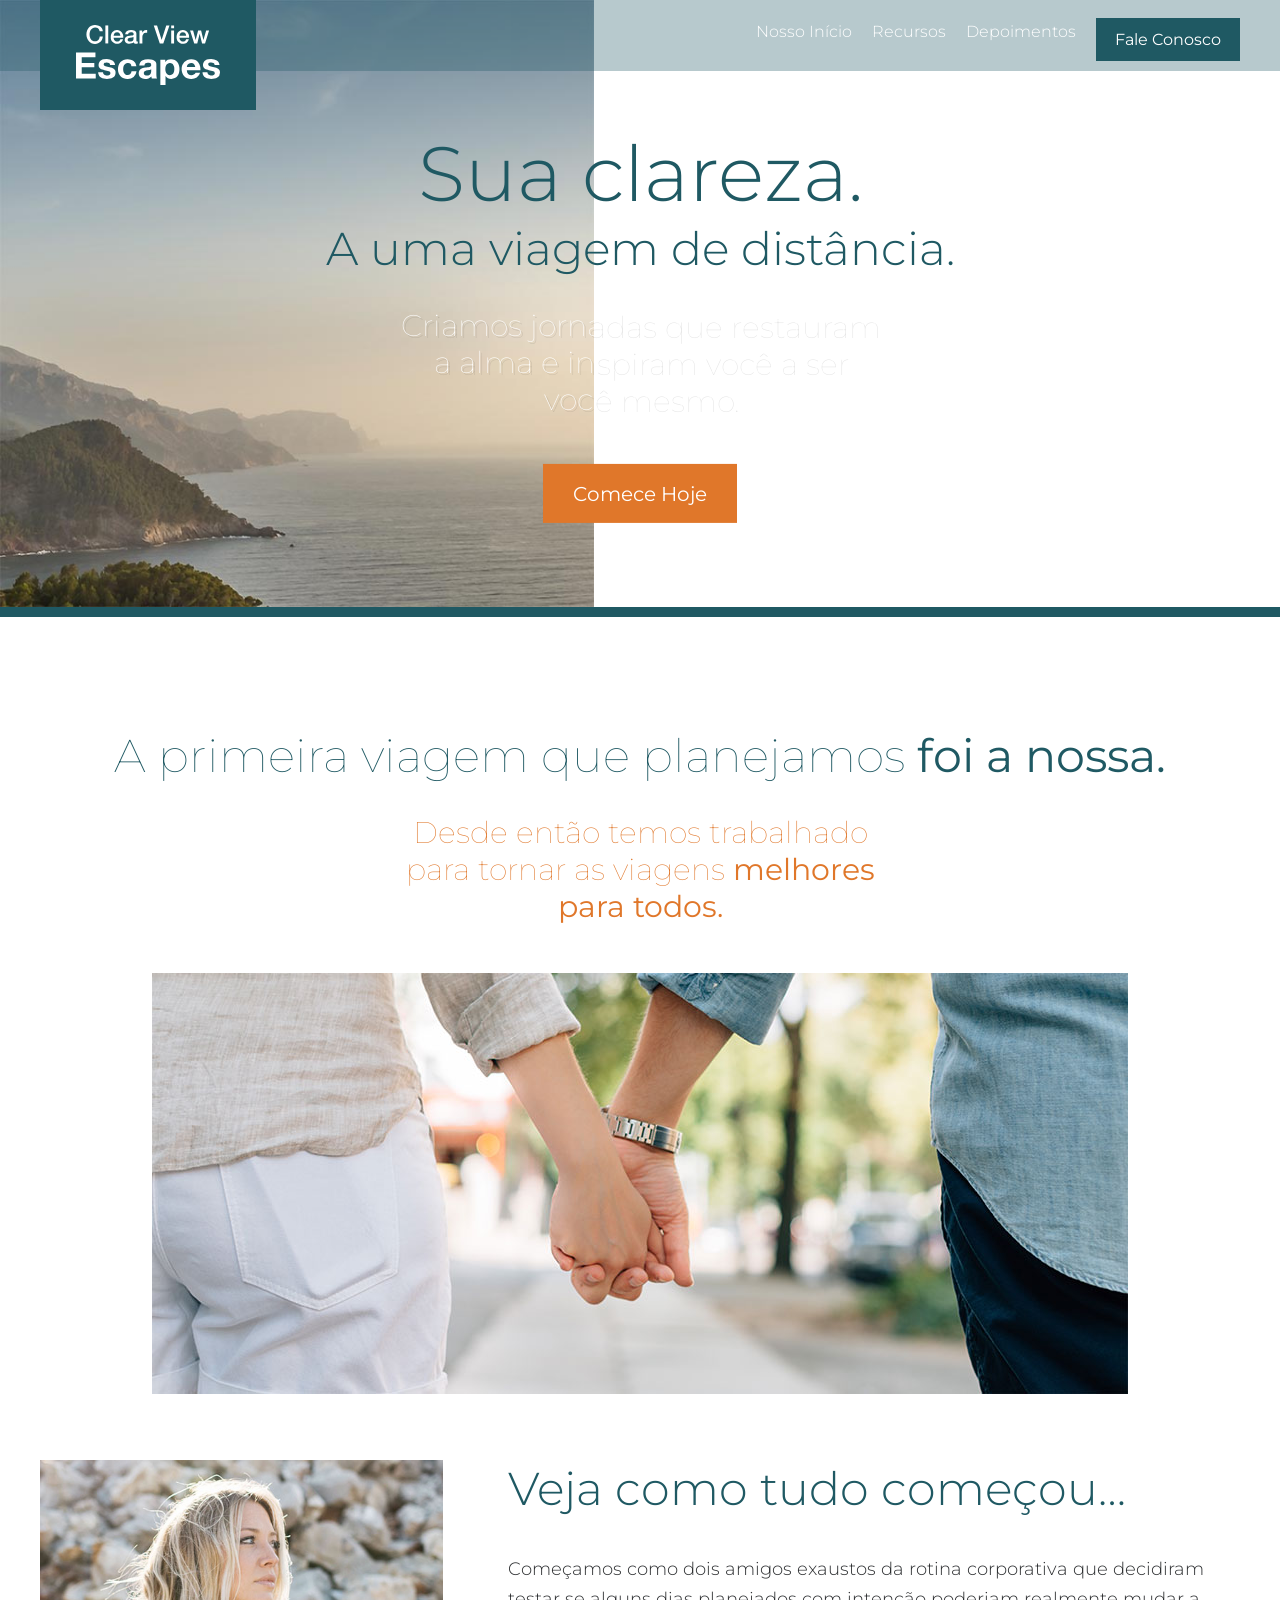
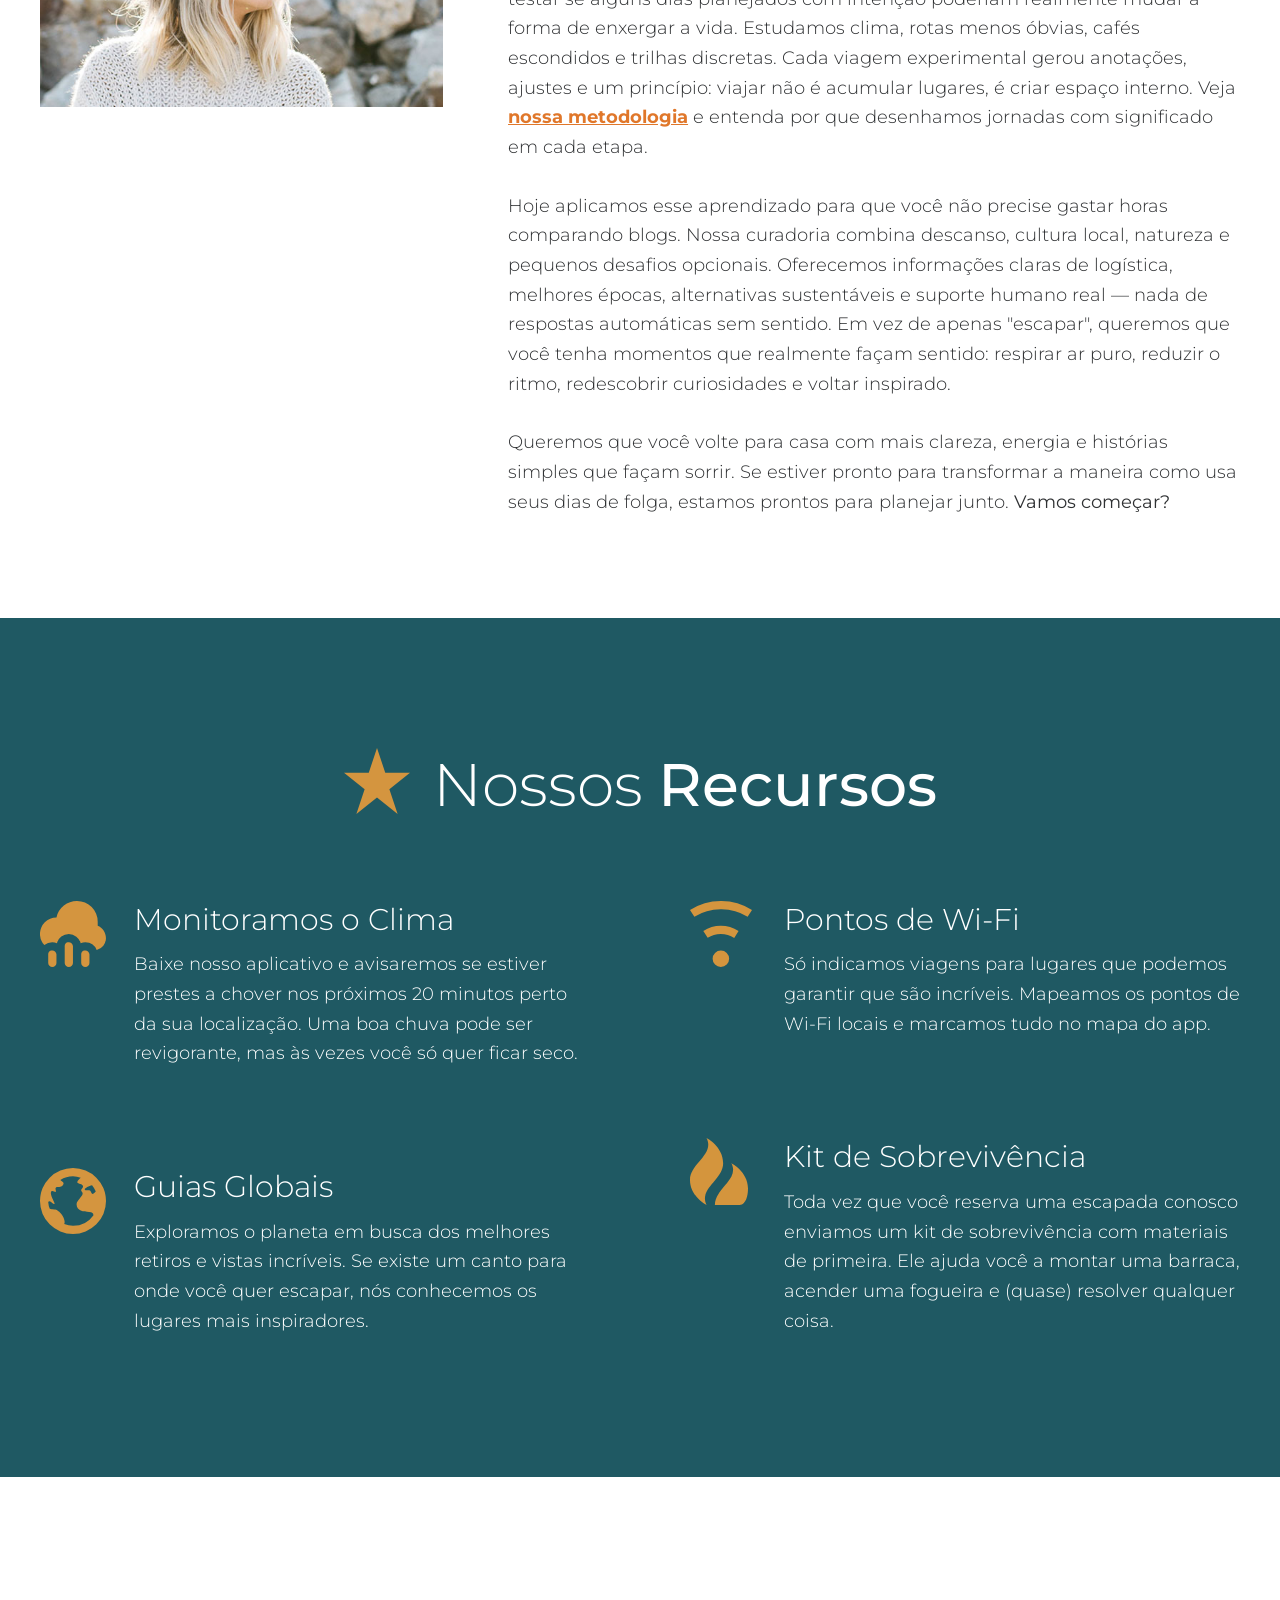
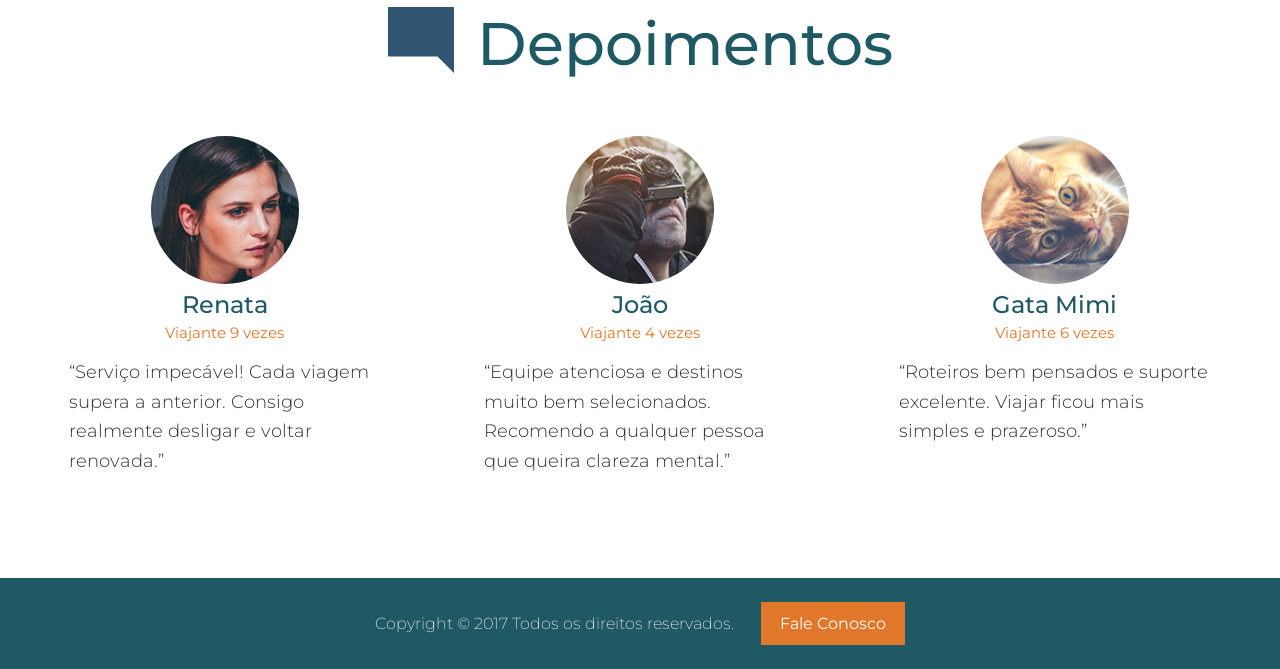
<file: Atividade_03/index.html>
<!DOCTYPE html>

<html lang="pt-BR">

<head>
  <meta charset="utf-8" />
  <meta name="viewport" content="width=device-width, initial-scale=1.0/>
<link rel="preconnect" href="https://fonts.googleapis.com">
<link rel="preconnect" href="https://fonts.gstatic.com" crossorigin>
<link href="https://fonts.googleapis.com/css2?family=Montserrat:ital,wght@0,100..900;1,100..900&display=swap" rel="stylesheet">
  <title></title>
  <meta name="keywords" content="planejamento de viagem, pacotes de viagem, escapadas, viagem acessível">
  <meta name="description"
    content="Sua clareza. A uma viagem de distância. Criamos jornadas que restauram a alma e inspiram você a ser você mesmo.">
  <link rel="stylesheet" href="assets/css/main.css" />
</head>

<body>

  <header class="cabecalho-site">
    <div class="container">
      <div class="cabecalho-site__logo">
        <div class="cabecalho-site__logo-grafico">
          <img src="assets/images/icons/clear-view-escapes.svg" alt="Clear View Escapes" width="144" height="62" class="logo-imagem" />
        </div>
      </div>
      <div class="cabecalho-site__menu-conteudo">
        <div class="cabecalho-site__container-botao">
          <a href="#contact" class="botao">Fale Conosco</a>
        </div>
        <nav class="navegacao-principal navegacao-principal--alinha-direita">
          <ul>
            <li>
              <a href="#inicio" id="inicio-link">Nosso Início</a>
            </li>
            <li>
              <a href="#recursos" id="recursos-link">Recursos</a>
            </li>
            <li>
              <a href="#depoimentos" id="depoimentos-link">Depoimentos</a>
            </li>
          </ul>
        </nav>
      </div>
    </div>
  </header>

  <div class="destaque-principal">

    <picture>
      <source srcset='assets/images/paisagem--large.jpg 1920w, assets/images/paisagem--large-hi-dpi.jpg 3840w'
        media="(min-width: 1380px)">
      <source srcset='assets/images/paisagem--medium.jpg 1380w'
        media="(min-width: 990px)">
      <source srcset='assets/images/paisagem--small.jpg 990w'
        media="(min-width: 640px)">
      <img srcset="assets/images/paisagem--smaller.jpg  640w, assets/images/paisagem--smaller-hi-dpi.jpg 1280w"
        alt="Vista costeira do oceano e montanhas" class="destaque-principal__imagem">
    </picture>

    <div class="destaque-principal__texto">
      <div class="container">
        <h1 class="destaque-principal__titulo">Sua clareza.</h1>
        <h2 class="destaque-principal__subtitulo">A uma viagem de distância.</h2>
        <p class="destaque-principal__descricao">Criamos jornadas que restauram a alma e inspiram você a ser você mesmo.
        </p>
      </div>
      <p>
        <a href="#contact" class="botao botao--laranja botao--grande">Comece Hoje</a>
      </p>
    </div>
  </div>

  <div id="inicio" class="secao" data-matching-link="#inicio-link">
    <div class="container">
      <h2 class="manchete manchete--centralizada manchete--leve manchete--margem-inferior-pequena">A primeira viagem que
        planejamos
        <strong>foi a nossa.</strong>
      </h2>
      <h3
        class="manchete manchete--centralizada manchete--laranja manchete--pequena manchete--estreita manchete--leve manchete--margem-inferior-grande">
        Desde então temos trabalhado para tornar as viagens
        <strong>melhores para todos.</strong>
      </h3>
      <div class="container container--medio container--margem-inferior">
        <img sizes="(min-width: 970px) 976px, 100vw"
          srcset="assets/images/primeira-viagem.jpg 976w, assets/images/primeira-viagem-hi-dpi.jpg 1952w"
          alt="Casal caminhando por uma rua.">
      </div>

      <div class="linha linha--espacos">
        <div class="linha__md-4 linha__md-4--maior linha__margem-inferior-ate-medio">
          <picture>
            <source sizes="404px" srcset="assets/images/como-comecou.jpg 404w" media="(min-width: 1020px)">
            <source sizes="320px" srcset="assets/images/como-comecou-portrait.jpg 382w" media="(min-width: 800px)">
            <img srcset="assets/images/como-comecou-small.jpg 400w, assets/images/como-comecou-landscape.jpg 800w"
              alt="Nossa fundadora, Renata">
          </picture>
        </div>
        <div class="linha__md-8 linha__md-8--menor">
          <div class="conteudo-generico">
            <h2 class="manchete manchete--sem-margem-superior">Veja como tudo começou&hellip;</h2>
            <p>Começamos como dois amigos exaustos da rotina corporativa que decidiram testar se alguns dias planejados
              com intenção poderiam realmente mudar a forma de enxergar a vida. Estudamos clima, rotas menos óbvias,
              cafés escondidos e trilhas discretas. Cada viagem experimental gerou anotações, ajustes e um princípio:
              viajar não é acumular lugares, é criar espaço interno. Veja <a href="#">nossa metodologia</a> e entenda
              por que desenhamos jornadas com significado em cada etapa.
            </p>
            <p>Hoje aplicamos esse aprendizado para que você não precise gastar horas comparando blogs. Nossa curadoria
              combina descanso, cultura local, natureza e pequenos desafios opcionais. Oferecemos informações claras de
              logística, melhores épocas, alternativas sustentáveis e suporte humano real — nada de respostas
              automáticas sem sentido. Em vez de apenas "escapar", queremos que você tenha momentos que realmente
              façam sentido: respirar ar puro, reduzir o ritmo, redescobrir curiosidades e voltar inspirado.
            </p>
            <p>Queremos que você volte para casa com mais clareza, energia e histórias simples que façam sorrir. Se
              estiver pronto para transformar a maneira como usa seus dias de folga, estamos prontos para planejar
              junto. <strong>Vamos começar?</strong>
            </p>
          </div>
        </div>
      </div>
    </div>
  </div>

  <div id="recursos" class="secao secao--azul" data-matching-link="#recursos-link">
    <div class="container">
      <h2 class="titulo-secao">
        <img src="assets/images/icons/star.svg" alt="" width="66" height="66" class="titulo-secao__icone" loading="lazy" />
        Nossos
        <strong>Recursos</strong>
      </h2>

      <div class="linha linha--espacos-grandes conteudo-generico">
        <div class="linha__md-6">
          <div class="item-recurso">
            <img src="assets/images/icons/rain.svg" alt="Ícone chuva" width="66" height="66" class="item-recurso__icone" loading="lazy" />
            <h3 class="item-recurso__titulo">Monitoramos o Clima</h3>
            <p>Baixe nosso aplicativo e avisaremos se estiver prestes a chover nos próximos 20 minutos perto da sua
              localização. Uma boa chuva pode ser revigorante, mas às vezes você só quer ficar seco.</p>
          </div>
          <div class="item-recurso">
            <img src="assets/images/icons/globe.svg" alt="Ícone globo" width="66" height="66" class="item-recurso__icone" loading="lazy" />
            <h3 class="item-recurso__titulo">Guias Globais</h3>
            <p>Exploramos o planeta em busca dos melhores retiros e vistas incríveis. Se existe um canto para onde você
              quer escapar, nós conhecemos os lugares mais inspiradores.</p>
          </div>
        </div>
        <div class="linha__md-6">
          <div class="item-recurso">
            <img src="assets/images/icons/wifi.svg" alt="Ícone Wi‑Fi" width="62" height="66" class="item-recurso__icone" loading="lazy" />
            <h3 class="item-recurso__titulo">Pontos de Wi‑Fi</h3>
            <p>Só indicamos viagens para lugares que podemos garantir que são incríveis. Mapeamos os pontos de Wi‑Fi
              locais e marcamos tudo no mapa do app.</p>
          </div>
          <div class="item-recurso">
            <img src="assets/images/icons/fire.svg" alt="Ícone fogo" width="58" height="66" class="item-recurso__icone" loading="lazy" />
            <h3 class="item-recurso__titulo">Kit de Sobrevivência</h3>
            <p>Toda vez que você reserva uma escapada conosco enviamos um kit de sobrevivência com materiais de
              primeira. Ele ajuda você a montar uma barraca, acender uma fogueira e (quase) resolver qualquer coisa.</p>
          </div>
        </div>
      </div>



    </div>
  </div>

  <div id="depoimentos" class="secao secao--sem-padding-inferior-ate-grande" data-matching-link="#depoimentos-link">
    <div class="container container--sem-padding-inferior-ate-grande">
      <h2 class="titulo-secao titulo-secao--azul">
        <img src="assets/images/icons/comment.svg" alt="" width="66" height="66" class="titulo-secao__icone" loading="lazy" />
        <strong>Depoimentos</strong>
      </h2>

      <div class="linha linha--espacos linha--espacos-pequenos linha--padding-topo conteudo-generico">

        <div class="linha__lg-4">
          <div class="depoimento">
            <div class="depoimento__foto">
              <img sizes="160px"
                srcset="assets/images/testemunha-renata.jpg 160w, assets/images/testemunha-renata-hi-dpi.jpg 320w"
                alt="Renata">
            </div>
            <h3 class="depoimento__titulo">Renata</h3>
            <h4 class="depoimento__subtitulo">Viajante 9 vezes</h4>
            <p>&ldquo;Serviço impecável! Cada viagem supera a anterior. Consigo realmente desligar e voltar
              renovada.&rdquo;</p>
          </div>
        </div>

        <div class="linha__lg-4">
          <div class="depoimento">
            <div class="depoimento__foto">
              <img sizes="160px"
                srcset="assets/images/testemunha-joao.jpg 160w, assets/images/testemunha-joao-hi-dpi.jpg 320w"
                alt="João">
            </div>
            <h3 class="depoimento__titulo">João</h3>
            <h4 class="depoimento__subtitulo">Viajante 4 vezes</h4>
            <p>&ldquo;Equipe atenciosa e destinos muito bem selecionados. Recomendo a qualquer pessoa que queira clareza
              mental.&rdquo;</p>
          </div>
        </div>
        <div class="linha__lg-4">
          <div class="depoimento depoimento--ultimo">
            <div class="depoimento__foto">
              <img sizes="160px"
                srcset="assets/images/testemunha-cat.jpg 160w, assets/images/testemunha-cat-hi-dpi.jpg 320w"
                alt="Gata Mimi">
            </div>
            <h3 class="depoimento__titulo">Gata Mimi</h3>
            <h4 class="depoimento__subtitulo">Viajante 6 vezes</h4>
            <p>&ldquo;Roteiros bem pensados e suporte excelente. Viajar ficou mais simples e prazeroso.&rdquo;</p>
          </div>
        </div>
      </div>
    </div>
  </div>
  <footer class="rodape-site">
    <div class="container">
      <p>
        <span class="rodape-site__texto">Copyright &copy; 2017 Todos os direitos reservados.</span>
        <a href="#contact" class="botao botao--laranja">Fale Conosco</a>
      </p>
    </div>
  </footer>

</body>

</html>
</file>
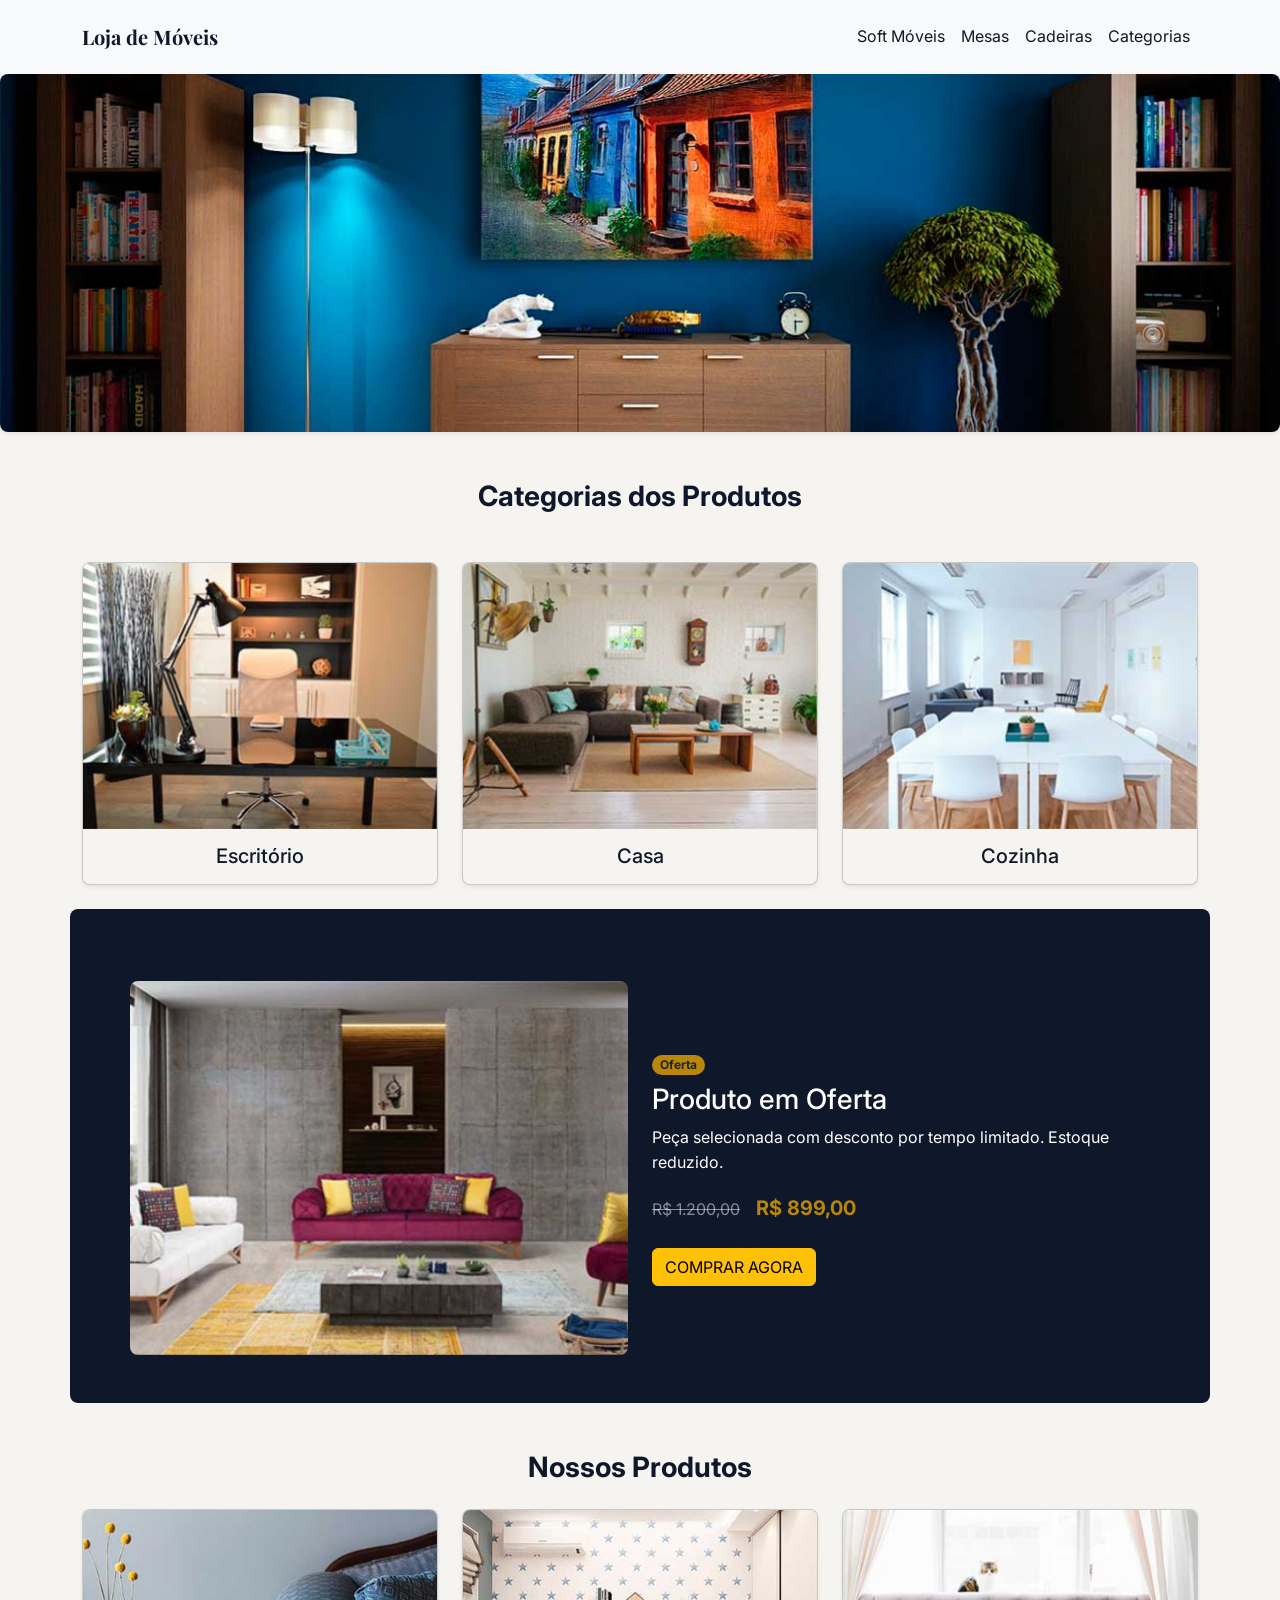
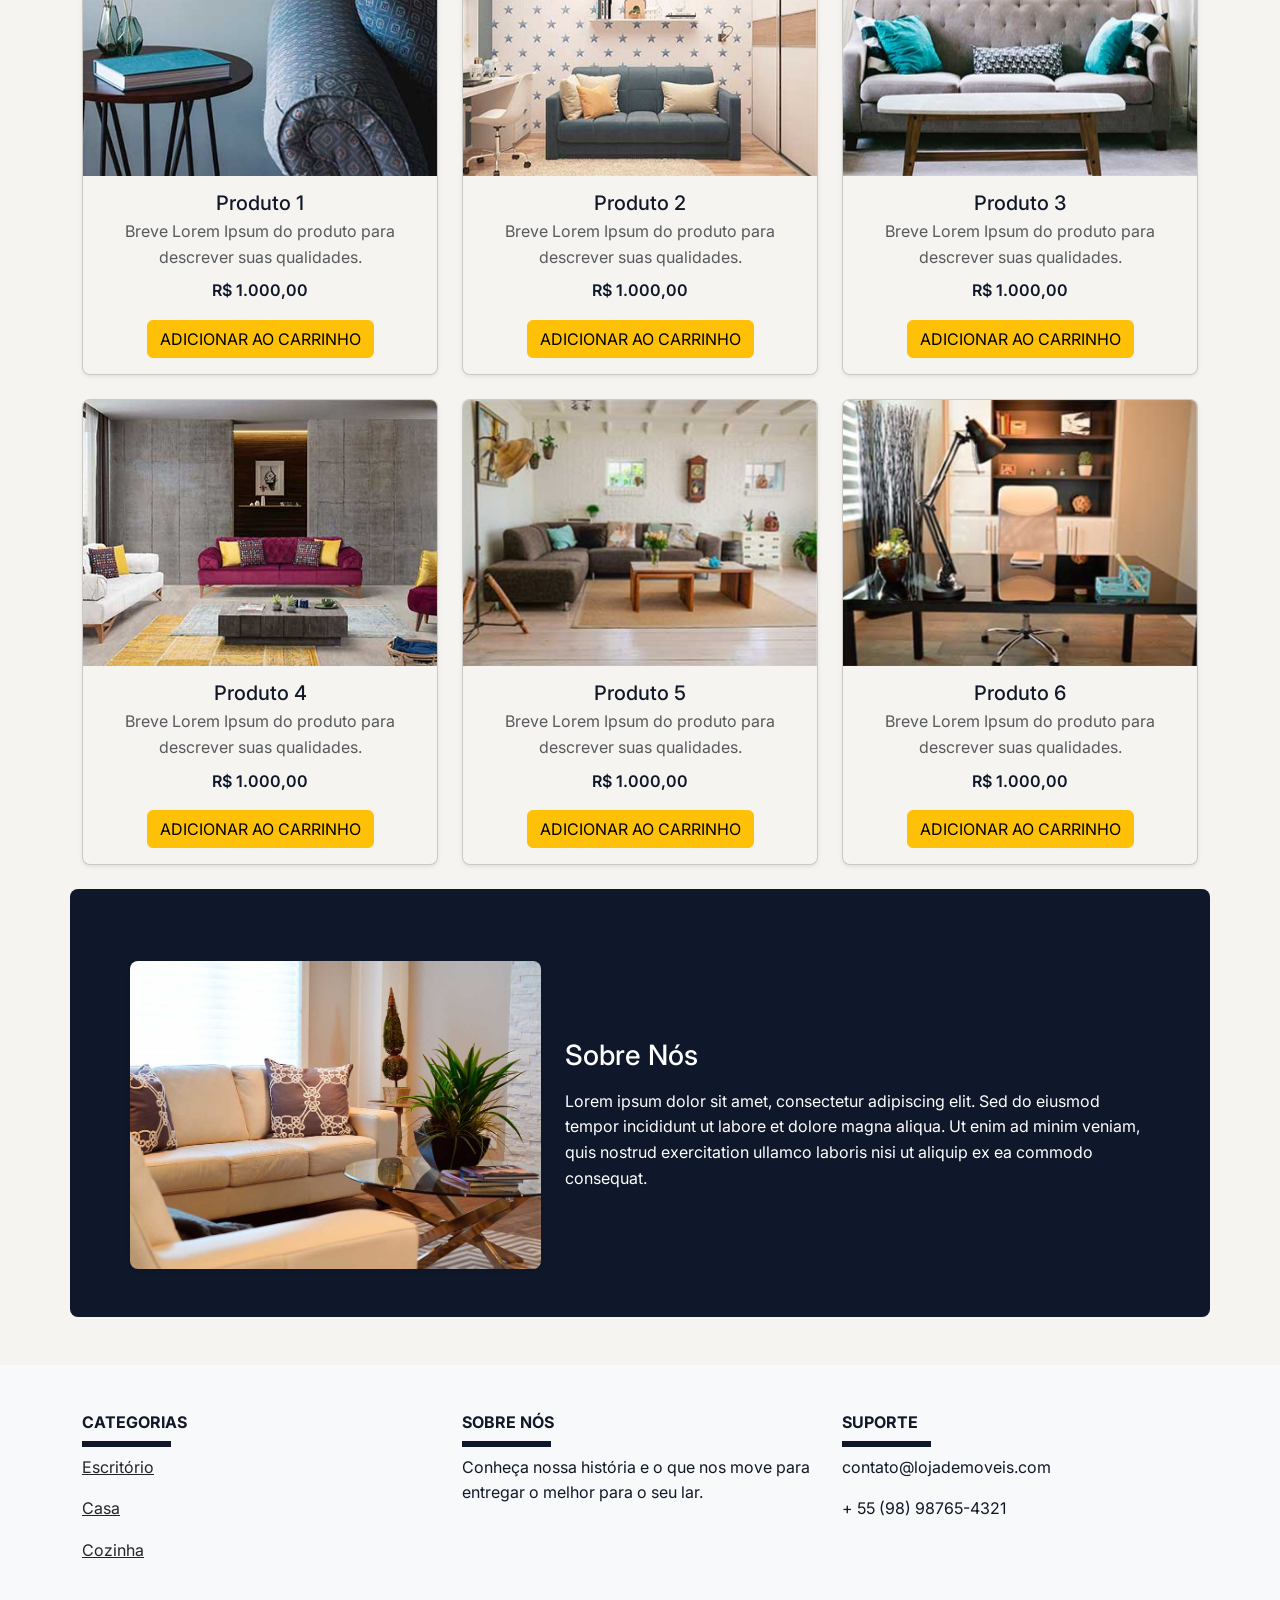
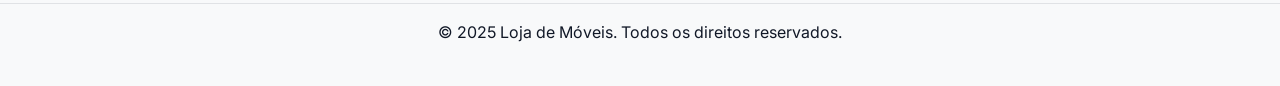
<file: Atividade_04/index.html>
<!DOCTYPE html>
<html lang="pt-br">

<head>
    <meta charset="utf-8">
    <meta name="viewport" content="width=device-width, initial-scale=1">
    <title>Loja de Moveis - (Estudando Bootstrap)</title>
    <link href="https://cdn.jsdelivr.net/npm/bootstrap@5.3.8/dist/css/bootstrap.min.css" rel="stylesheet"
        integrity="sha384-sRIl4kxILFvY47J16cr9ZwB07vP4J8+LH7qKQnuqkuIAvNWLzeN8tE5YBujZqJLB" crossorigin="anonymous">
    <link rel="stylesheet" href="styles.css">
    <link rel="preconnect" href="https://fonts.googleapis.com">
    <link rel="preconnect" href="https://fonts.gstatic.com" crossorigin>
    <link
        href="https://fonts.googleapis.com/css2?family=Inter:wght@300;400;500;600;700&family=Playfair+Display:wght@600;700&display=swap"
        rel="stylesheet">
</head>

<body>

    <!-- Navbar -->
    <nav class="navbar navbar-expand-lg navbar-light bg-light py-3" aria-label="Principal">
        <div class="container">
            <a class="navbar-brand" href="#">Loja de Móveis</a>
            <button class="navbar-toggler" type="button" data-bs-toggle="collapse" data-bs-target="#navbarNav"
                aria-controls="navbarNav" aria-expanded="false" aria-label="Alternar navegação">
                <span class="navbar-toggler-icon"></span>
            </button>
            <div class="collapse navbar-collapse" id="navbarNav">
                <ul class="navbar-nav ms-auto">
                    <li class="nav-item"><a class="nav-link active" aria-current="page" href="#">Soft Móveis</a></li>
                    <li class="nav-item"><a class="nav-link" href="#">Mesas</a></li>
                    <li class="nav-item"><a class="nav-link" href="#">Cadeiras</a></li>
                    <li class="nav-item"><a class="nav-link" href="#">Categorias</a></li>
                </ul>
            </div>
        </div>
    </nav>


    <!-- Hero -->
    <header class="mb-5">
        <div class="ratio overflow-hidden rounded-3 shadow-sm hero-ratio">
            <img src="main.jpg" class="w-100 h-100 object-fit-cover"
                alt="Sala de estar com parede azul e móveis de madeira">
        </div>
    </header>

    <main class="container my-5">
        <!-- Categorias -->
        <section id="categorias" class="text-center mb-5">
            <h2 class="h3 fw-bold text-primary mb-4">Categorias dos Produtos</h2>
            <div class="row g-4 mt-4">
                <div class="col-md-4">
                    <div class="card h-100 shadow-sm rounded-3 overflow-hidden hover-raise">
                        <div class="ratio ratio-4x3 hover-zoom">
                            <img src="category1.jpg" class="w-100 h-100 object-fit-cover" alt="Escritório moderno"
                                loading="lazy">
                        </div>
                        <div class="card-body p-3">
                            <h5 class="card-title mb-0">Escritório</h5>
                        </div>
                    </div>
                </div>
                <div class="col-md-4">
                    <div class="card h-100 shadow-sm rounded-3 overflow-hidden hover-raise">
                        <div class="ratio ratio-4x3 hover-zoom">
                            <img src="category2.jpg" class="w-100 h-100 object-fit-cover"
                                alt="Sala de estar aconchegante" loading="lazy">
                        </div>
                        <div class="card-body p-3">
                            <h5 class="card-title mb-0">Casa</h5>
                        </div>
                    </div>
                </div>
                <div class="col-md-4">
                    <div class="card h-100 shadow-sm rounded-3 overflow-hidden hover-raise">
                        <div class="ratio ratio-4x3 hover-zoom">
                            <img src="category3.jpg" class="w-100 h-100 object-fit-cover"
                                alt="Sala de jantar minimalista" loading="lazy">
                        </div>
                        <div class="card-body p-3">
                            <h5 class="card-title mb-0">Cozinha</h5>
                        </div>
                    </div>
                </div>
            </div>
        </section>

        <!-- Produto em Oferta -->
        <section id="oferta" class="mb-5">
            <div class="row align-items-center g-4 bg-primary text-white rounded-3 p-4 p-md-5">
                <div class="col-md-6">
                    <div class="ratio ratio-4x3 overflow-hidden rounded-3 hover-zoom">
                        <img src="product4.jpg" class="w-100 h-100 object-fit-cover" alt="Sofá moderno em destaque"
                            loading="lazy">
                    </div>
                </div>
                <div class="col-md-6">
                    <span class="badge rounded-pill bg-warning text-dark mb-2">Oferta</span>
                    <h2 class="h3 mb-2">Produto em Oferta</h2>
                    <p class="mb-3">Peça selecionada com desconto por tempo limitado. Estoque reduzido.</p>
                    <div class="d-flex gap-3 align-items-baseline mb-3">
                        <span class="text-white-50 text-decoration-line-through">R$ 1.200,00</span>
                        <span class="text-warning fw-bold fs-5">R$ 899,00</span>
                    </div>
                    <a href="#" class="btn btn-warning mt-2">COMPRAR AGORA</a>
                </div>
            </div>
        </section>

        <!-- Produtos -->
        <section id="produtos" class="text-center">
            <h2 class="h3 fw-bold text-primary mb-4">Nossos Produtos</h2>
            <div class="row row-cols-1 row-cols-md-2 row-cols-lg-3 g-4">
                <div class="col">
                    <div class="card h-100 rounded-3 shadow-sm overflow-hidden hover-raise">
                        <div class="ratio ratio-4x3 hover-zoom">
                            <img src="product5.jpg" class="w-100 h-100 object-fit-cover"
                                alt="Mesa de canto escura com um livro azul e um vaso com flores amarelas"
                                loading="lazy">
                        </div>
                        <div class="card-body p-3">
                            <h5 class="card-title mb-1">Produto 1</h5>
                            <p class="card-text text-muted mb-2">Breve Lorem Ipsum do produto para descrever suas
                                qualidades.</p>
                            <p class="fw-semibold text-primary mb-3">R$ 1.000,00</p>
                            <a href="#" class="btn btn-warning">ADICIONAR AO CARRINHO</a>
                        </div>
                    </div>
                </div>

                <div class="col">
                    <div class="card h-100 rounded-3 shadow-sm overflow-hidden hover-raise">
                        <div class="ratio ratio-4x3 hover-zoom">
                            <img src="product2.jpg" class="w-100 h-100 object-fit-cover"
                                alt="Sofá azul pequeno em um quarto com parede de estrelas" loading="lazy">
                        </div>
                        <div class="card-body p-3">
                            <h5 class="card-title mb-1">Produto 2</h5>
                            <p class="card-text text-muted mb-2">Breve Lorem Ipsum do produto para descrever suas
                                qualidades.</p>
                            <p class="fw-semibold text-primary mb-3">R$ 1.000,00</p>
                            <a href="#" class="btn btn-warning">ADICIONAR AO CARRINHO</a>
                        </div>
                    </div>
                </div>
                <div class="col">
                    <div class="card h-100 rounded-3 shadow-sm overflow-hidden hover-raise">
                        <div class="ratio ratio-4x3 hover-zoom">
                            <img src="product3.jpg" class="w-100 h-100 object-fit-cover"
                                alt="Sofá cinza com almofadas turquesa e um gato ao fundo na janela" loading="lazy">
                        </div>
                        <div class="card-body p-3">
                            <h5 class="card-title mb-1">Produto 3</h5>
                            <p class="card-text text-muted mb-2">Breve Lorem Ipsum do produto para descrever suas
                                qualidades.</p>
                            <p class="fw-semibold text-primary mb-3">R$ 1.000,00</p>
                            <a href="#" class="btn btn-warning">ADICIONAR AO CARRINHO</a>
                        </div>
                    </div>
                </div>
                <div class="col">
                    <div class="card h-100 rounded-3 shadow-sm overflow-hidden hover-raise">
                        <div class="ratio ratio-4x3 hover-zoom">
                            <img src="product4.jpg" class="w-100 h-100 object-fit-cover"
                                alt="Sala de estar moderna com sofá magenta e sofá branco" loading="lazy">
                        </div>
                        <div class="card-body p-3">
                            <h5 class="card-title mb-1">Produto 4</h5>
                            <p class="card-text text-muted mb-2">Breve Lorem Ipsum do produto para descrever suas
                                qualidades.</p>
                            <p class="fw-semibold text-primary mb-3">R$ 1.000,00</p>
                            <a href="#" class="btn btn-warning">ADICIONAR AO CARRINHO</a>
                        </div>
                    </div>
                </div>
                <div class="col">
                    <div class="card h-100 rounded-3 shadow-sm overflow-hidden hover-raise">
                        <div class="ratio ratio-4x3 hover-zoom">
                            <img src="category2.jpg" class="w-100 h-100 object-fit-cover"
                                alt="Sofá de canto marrom em uma sala de estar clara e iluminada" loading="lazy">
                        </div>
                        <div class="card-body p-3">
                            <h5 class="card-title mb-1">Produto 5</h5>
                            <p class="card-text text-muted mb-2">Breve Lorem Ipsum do produto para descrever suas
                                qualidades.</p>
                            <p class="fw-semibold text-primary mb-3">R$ 1.000,00</p>
                            <a href="#" class="btn btn-warning">ADICIONAR AO CARRINHO</a>
                        </div>
                    </div>
                </div>
                <div class="col">
                    <div class="card h-100 rounded-3 shadow-sm overflow-hidden hover-raise">
                        <div class="ratio ratio-4x3 hover-zoom">
                            <img src="category1.jpg" class="w-100 h-100 object-fit-cover"
                                alt="Mesa de escritório preta com cadeira beige e luminária articulada" loading="lazy">
                        </div>
                        <div class="card-body p-3">
                            <h5 class="card-title mb-1">Produto 6</h5>
                            <p class="card-text text-muted mb-2">Breve Lorem Ipsum do produto para descrever suas
                                qualidades.</p>
                            <p class="fw-semibold text-primary mb-3">R$ 1.000,00</p>
                            <a href="#" class="btn btn-warning">ADICIONAR AO CARRINHO</a>
                        </div>
                    </div>
                </div>
            </div>
        </section>

        <!-- Sobre Nós (antes do footer) -->
        <section id="sobre-nos" class="mt-5">
            <div class="row align-items-center g-4 bg-primary text-white rounded-3 p-4 p-md-5">
                <div class="col-md-5">
                    <div class="ratio ratio-4x3 rounded-3 overflow-hidden shadow-sm">
                        <img src="aboutus.jpg" class="w-100 h-100 object-fit-cover"
                            alt="Sofá claro com almofadas e planta ao lado" loading="lazy">
                    </div>
                </div>
                <div class="col-md-7">
                    <h2 class="h3 mb-3">Sobre Nós</h2>
                    <p class="mb-0">Lorem ipsum dolor sit amet, consectetur adipiscing elit. Sed do eiusmod tempor
                        incididunt ut labore et dolore magna aliqua. Ut enim ad minim veniam, quis nostrud exercitation
                        ullamco laboris nisi ut aliquip ex ea commodo consequat.</p>
                </div>
            </div>
        </section>
    </main>

    <!-- Footer -->
    <footer class="bg-light pt-5 pb-4 mt-5">
        <div class="container text-center text-md-start">
            <div class="row">
                <div class="col-md-4 mx-auto mb-4">
                    <h6 class="text-uppercase fw-bold">Categorias</h6>
                    <hr class="border border-3 border-primary opacity-100 w-25 my-2 mx-auto mx-md-0" />
                    <p><a href="#!" class="text-dark">Escritório</a></p>
                    <p><a href="#!" class="text-dark">Casa</a></p>
                    <p><a href="#!" class="text-dark">Cozinha</a></p>
                </div>
                <div class="col-md-4 mx-auto mb-4">
                    <h6 class="text-uppercase fw-bold">Sobre Nós</h6>
                    <hr class="border border-3 border-primary opacity-100 w-25 my-2 mx-auto mx-md-0" />
                    <p>Conheça nossa história e o que nos move para entregar o melhor para o seu lar.</p>
                </div>
                <div class="col-md-4 mx-auto mb-md-0 mb-4">
                    <h6 class="text-uppercase fw-bold">Suporte</h6>
                    <hr class="border border-3 border-primary opacity-100 w-25 my-2 mx-auto mx-md-0" />
                    <p>contato@lojademoveis.com</p>
                    <p>+ 55 (98) 98765-4321</p>
                </div>
            </div>
        </div>
        <div class="text-center p-3 footer-bottom">
            © 2025 Loja de Móveis. Todos os direitos reservados.
        </div>
    </footer>
    <script src="https://cdn.jsdelivr.net/npm/bootstrap@5.3.8/dist/js/bootstrap.bundle.min.js"
        integrity="sha384-FKyoEForCGlyvwx9Hj09JcYn3nv7wiPVlz7YYwJrWVcXK/BmnVDxM+D2scQbITxI"
        crossorigin="anonymous"></script>
</body>

</html>
</file>
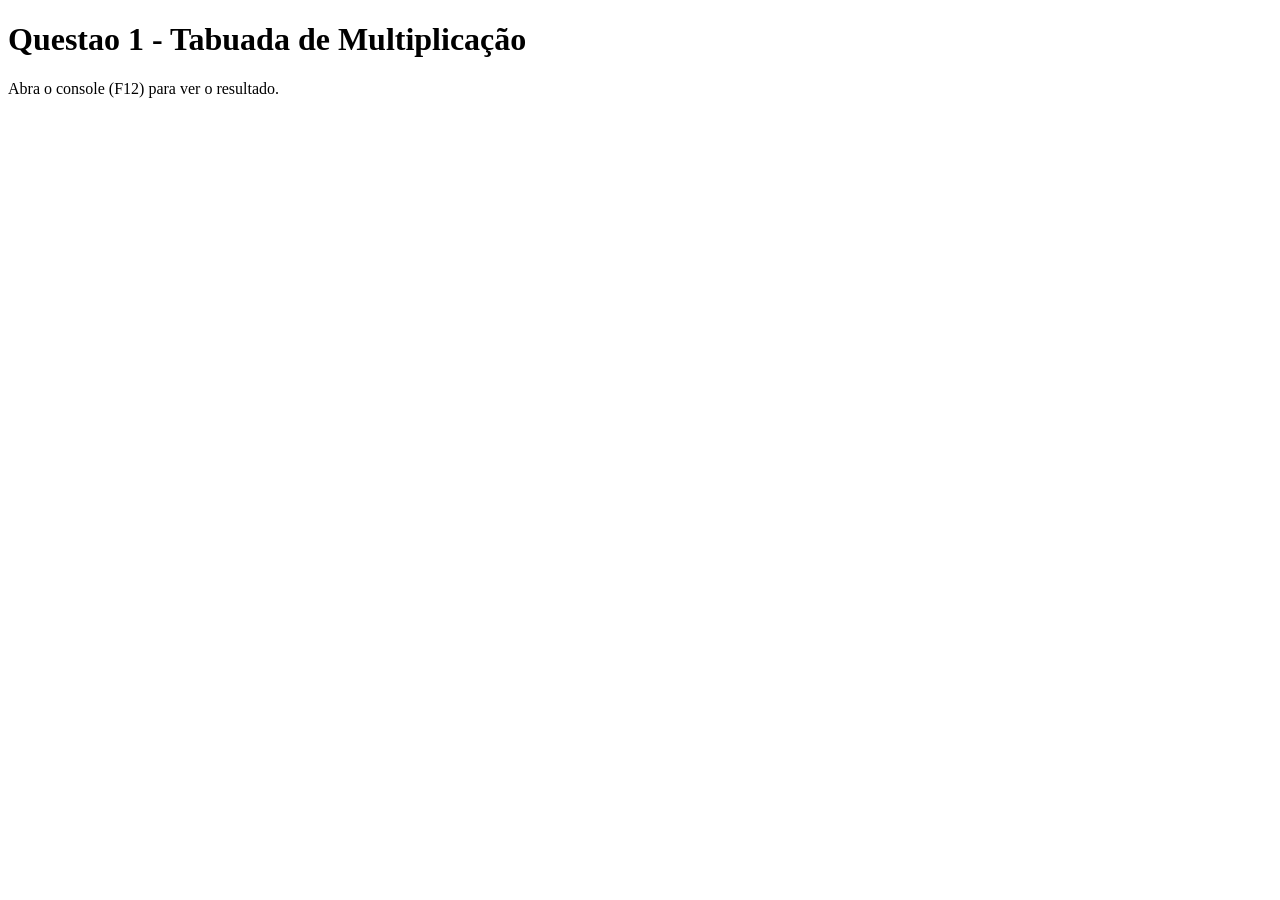
<file: Atividade_01/questao_1/index.html>
<!DOCTYPE html>
<html lang="pt-br">
<head>
    <meta charset="UTF-8">
    <meta name="viewport" content="width=device-width, initial-scale=1.0">
    <title> Questao 1</title>
</head>
<body>
    <h1> Questao 1 - Tabuada de Multiplicação</h1>
    <p>Abra o console (F12) para ver o resultado.</p>
    <script src="questao_1.js"></script>
</body>
</html>
</file>
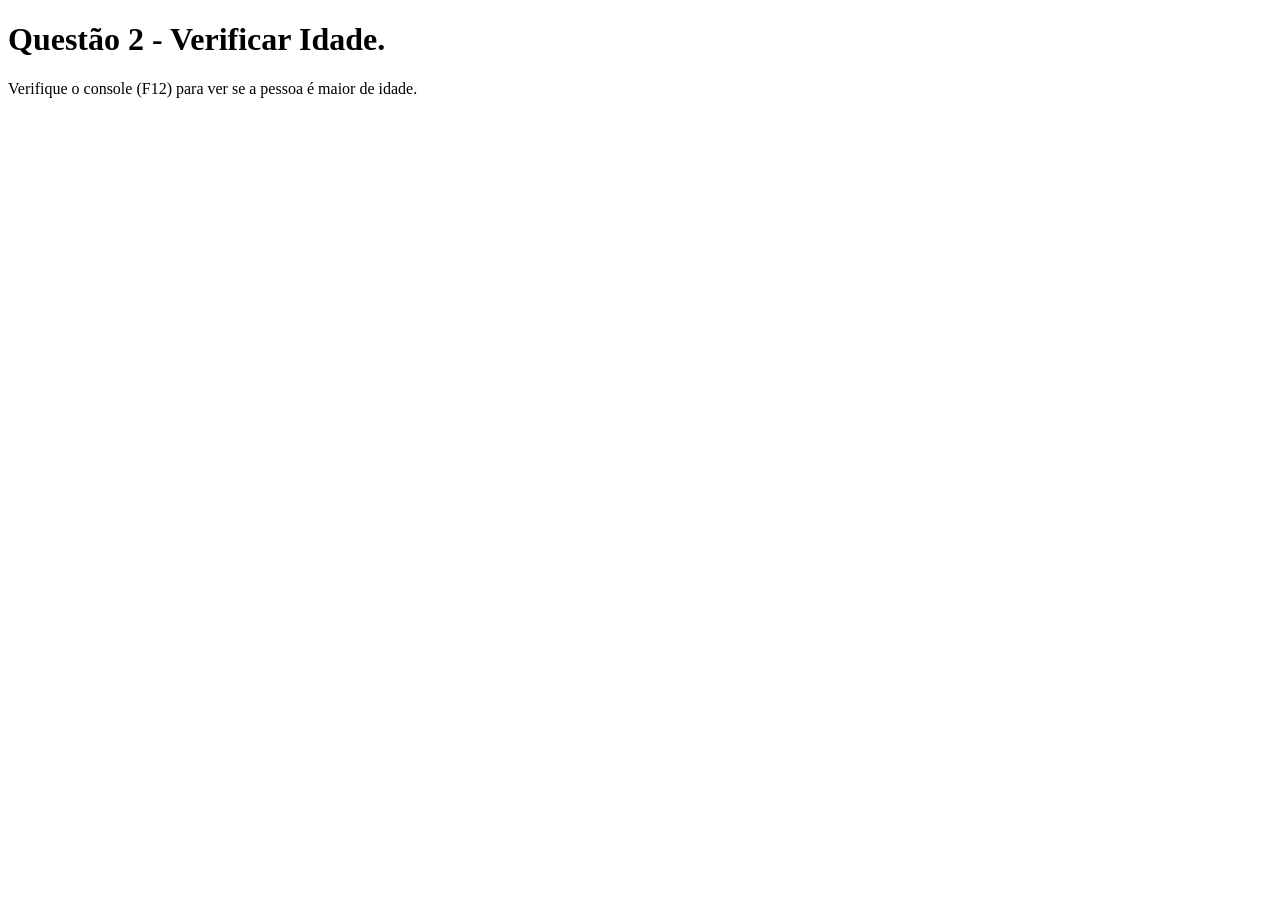
<file: Atividade_01/questao_2/index.html>
<!DOCTYPE html>
<html lang="pt-br">
<head>
    <meta charset="UTF-8">
    <meta name="viewport" content="width=device-width, initial-scale=1.0">
    <title>Questão 2</title>
</head>
<body>
    <h1>Questão 2 - Verificar Idade.</h1>
    <p>Verifique o console (F12) para ver se a pessoa é maior de idade.</p>
    <script src="questao_2.js"></script>
</body>
</html>
</file>
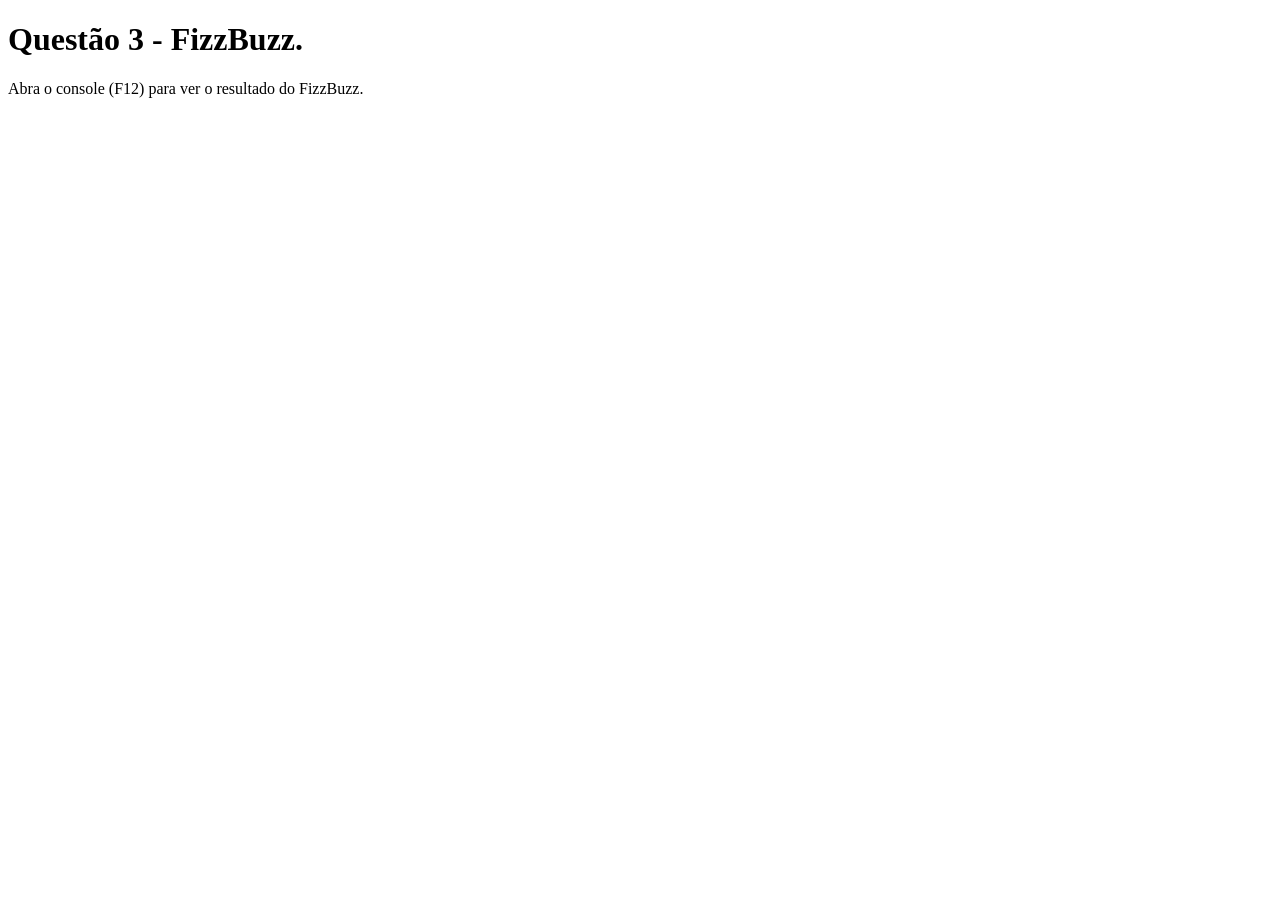
<file: Atividade_01/questao_3/index.html>
<!DOCTYPE html>
<html lang="pt-br">
<head>
    <meta charset="UTF-8">
    <meta name="viewport" content="width=device-width, initial-scale=1.0">
    <title>Questão 3</title>
</head>
<body>
    <h1>Questão 3 - FizzBuzz.</h1>
    <p>Abra o console (F12) para ver o resultado do FizzBuzz.</p>
    <script src="questao_3.js"></script>
</body>
</html>
</file>
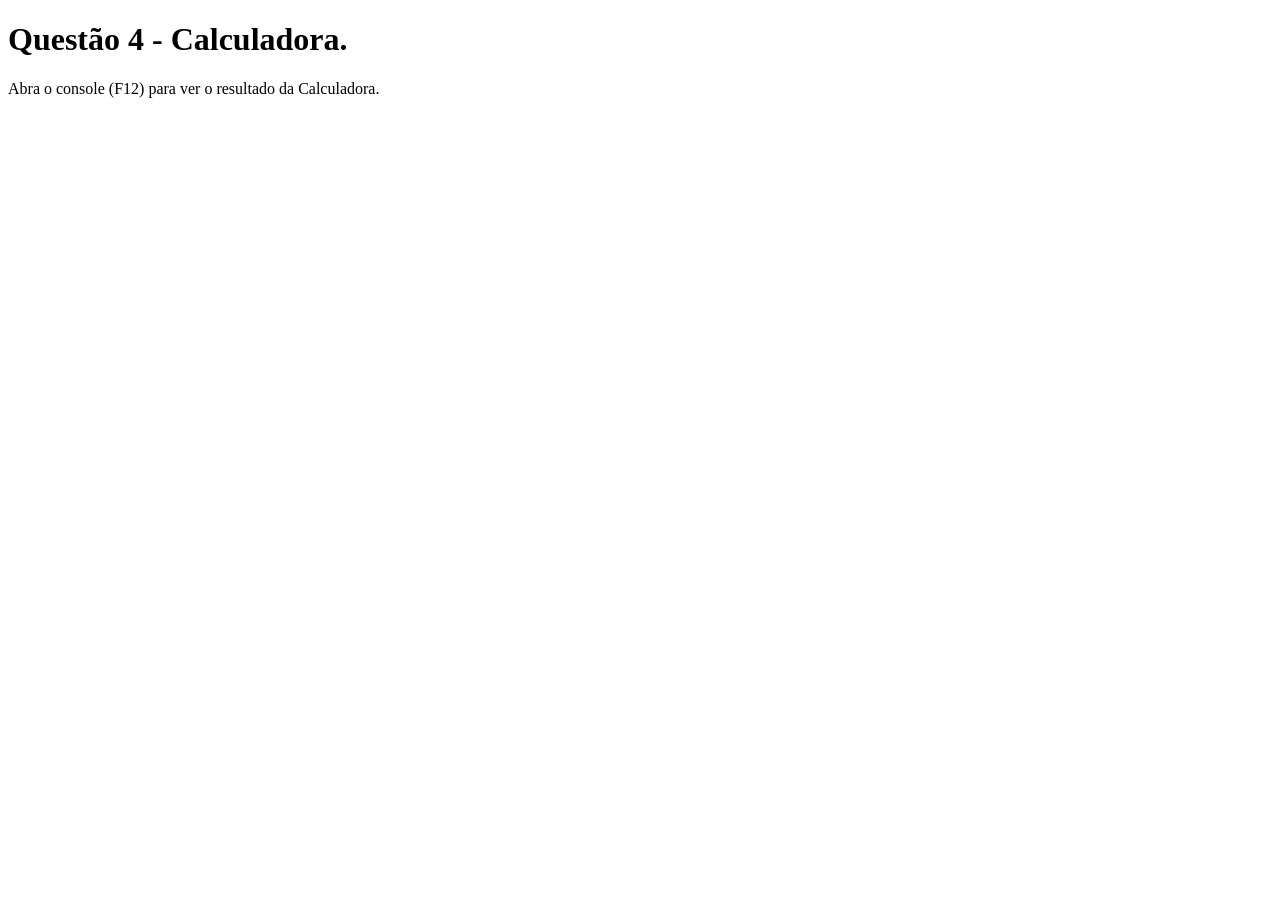
<file: Atividade_01/questao_4/index.html>
<!DOCTYPE html>
<html lang="pt-br">
<head>
    <meta charset="UTF-8">
    <meta name="viewport" content="width=device-width, initial-scale=1.0">
    <title>Questão 4</title>
</head>
<body>
    <h1>Questão 4 - Calculadora.</h1>
    <p>Abra o console (F12) para ver o resultado da Calculadora.</p>
    <script src="questao_4.js"></script>
</body>
</html>
</file>
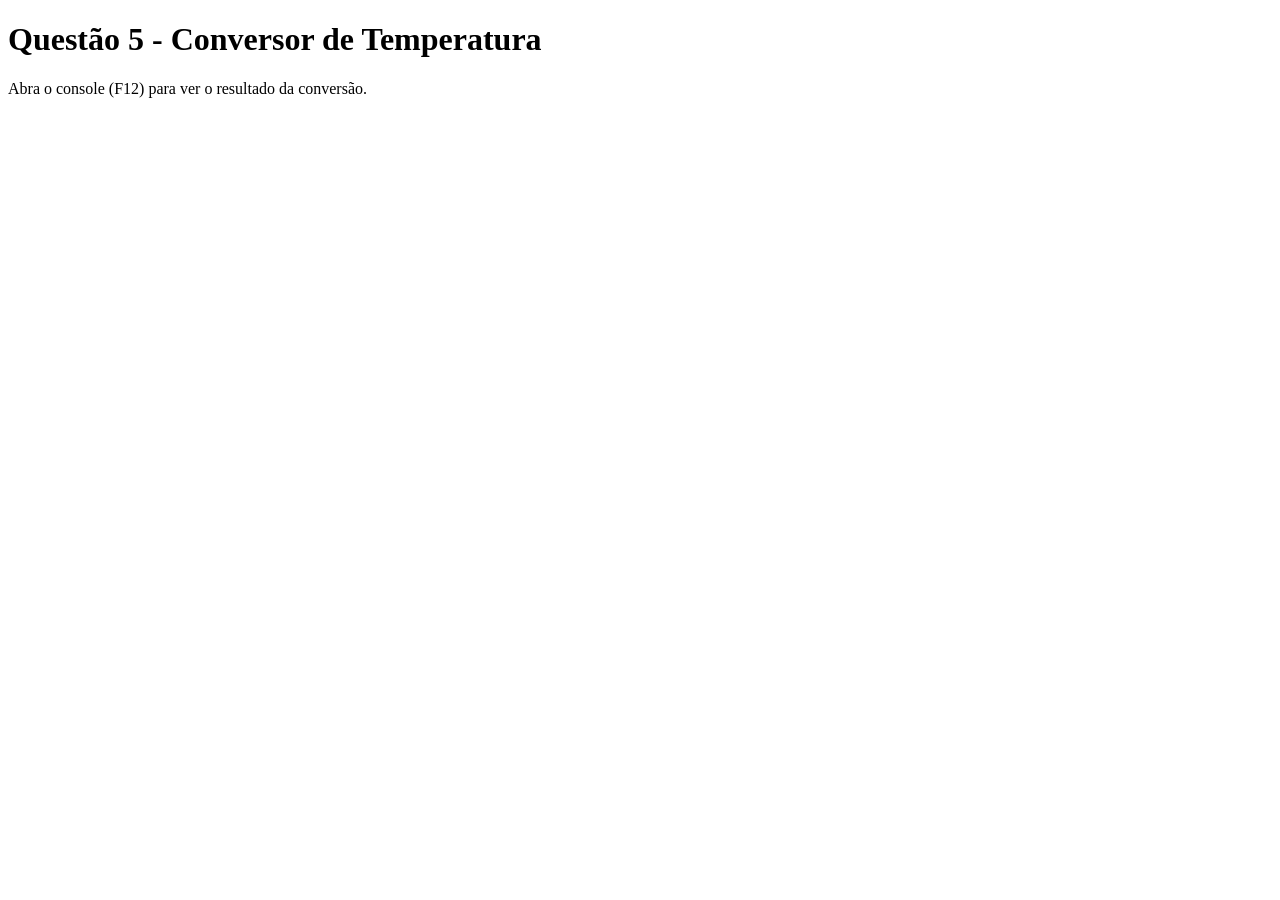
<file: Atividade_01/questao_5/index.html>
<!DOCTYPE html>
<html lang="pt-br">
<head>
    <meta charset="UTF-8">
    <meta name="viewport" content="width=device-width, initial-scale=1.0">
    <title>Questão 5</title>
</head>
<body>
    <h1>Questão 5 - Conversor de Temperatura</h1>
    <p>Abra o console (F12) para ver o resultado da conversão.</p>
    <script src="questao_5.js"></script>
</body>
</html>
</file>
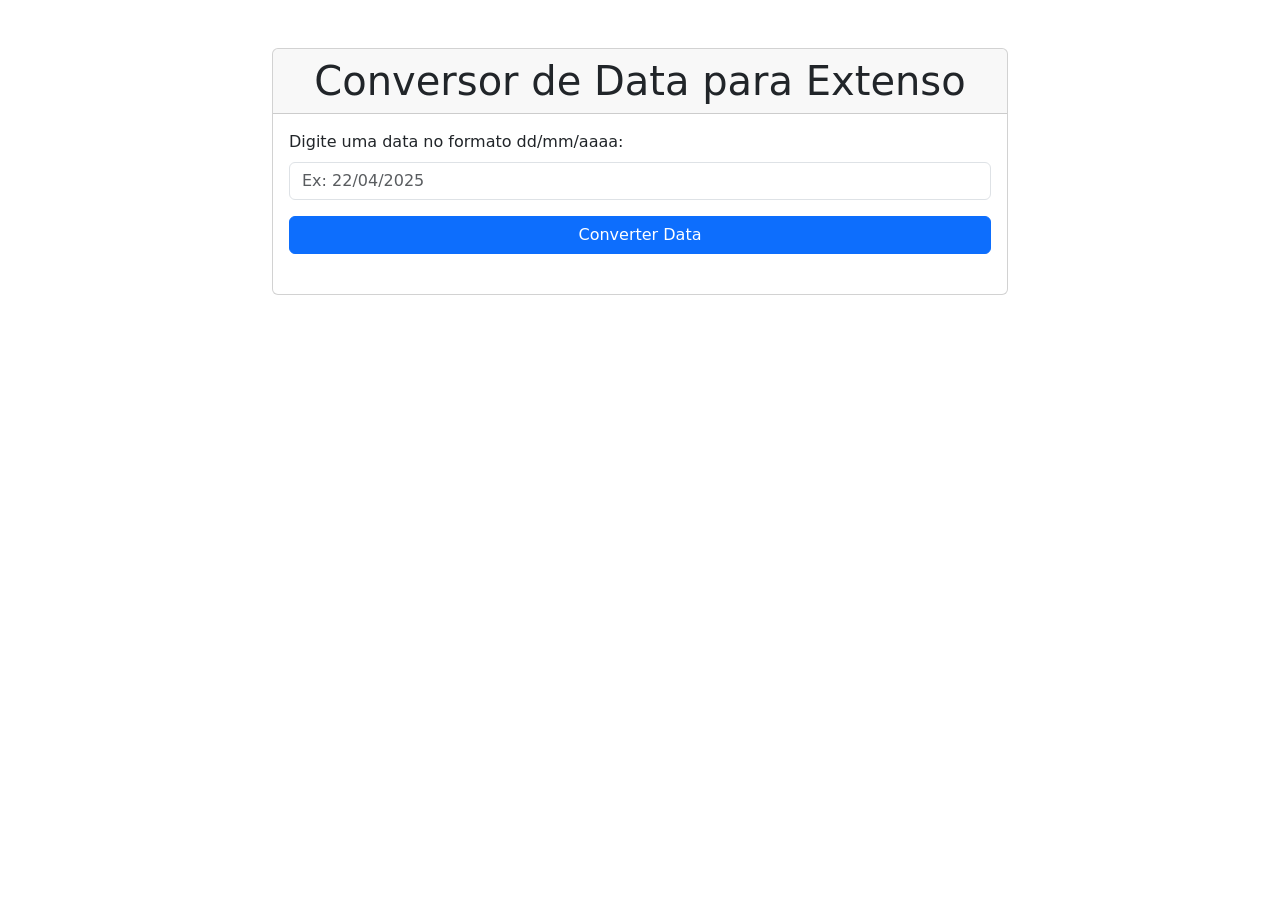
<file: Atividade_05/01_/index.html>
<!DOCTYPE html>
<html lang="en">

<head>
    <meta charset="UTF-8">
    <meta name="viewport" content="width=device-width, initial-scale=1.0">
    <title>Conversor de Data</title>
    <link href="https://cdn.jsdelivr.net/npm/bootstrap@5.3.8/dist/css/bootstrap.min.css" rel="stylesheet"
        integrity="sha384-sRIl4kxILFvY47J16cr9ZwB07vP4J8+LH7qKQnuqkuIAvNWLzeN8tE5YBujZqJLB" crossorigin="anonymous">
</head>

<body>
    <div class="container mt-5">
        <div class="row justify-content-center">
            <div class="col-md-8">
                <div class="card">
                    <div class="card-header">
                        <h1 class="text-center mb-0">Conversor de Data para Extenso</h1>
                    </div>
                    <div class="card-body">
                        <form id="formData">
                            <div class="mb-3">
                                <label for="dataInput" class="form-label">Digite uma data no formato dd/mm/aaaa:</label>
                                <input type="text" class="form-control" id="dataInput" placeholder="Ex: 22/04/2025"
                                    maxlength="10">
                            </div>
                            <button type="submit" class="btn btn-primary w-100">Converter Data</button>
                        </form>
                        <div id="resultado" class="mt-4"></div>
                    </div>
                </div>
            </div>
        </div>
    </div>

    <!-- Script customizado para conversão de datas -->
    <script src="script.js"></script>

    <!-- Bootstrap JS -->
    <script src="https://cdn.jsdelivr.net/npm/bootstrap@5.3.8/dist/js/bootstrap.bundle.min.js"
        integrity="sha384-FKyoEForCGlyvwx9Hj09JcYn3nv7wiPVlz7YYwJrWVcXK/BmnVDxM+D2scQbITxI"
        crossorigin="anonymous"></script>
</body>

</html>
</file>
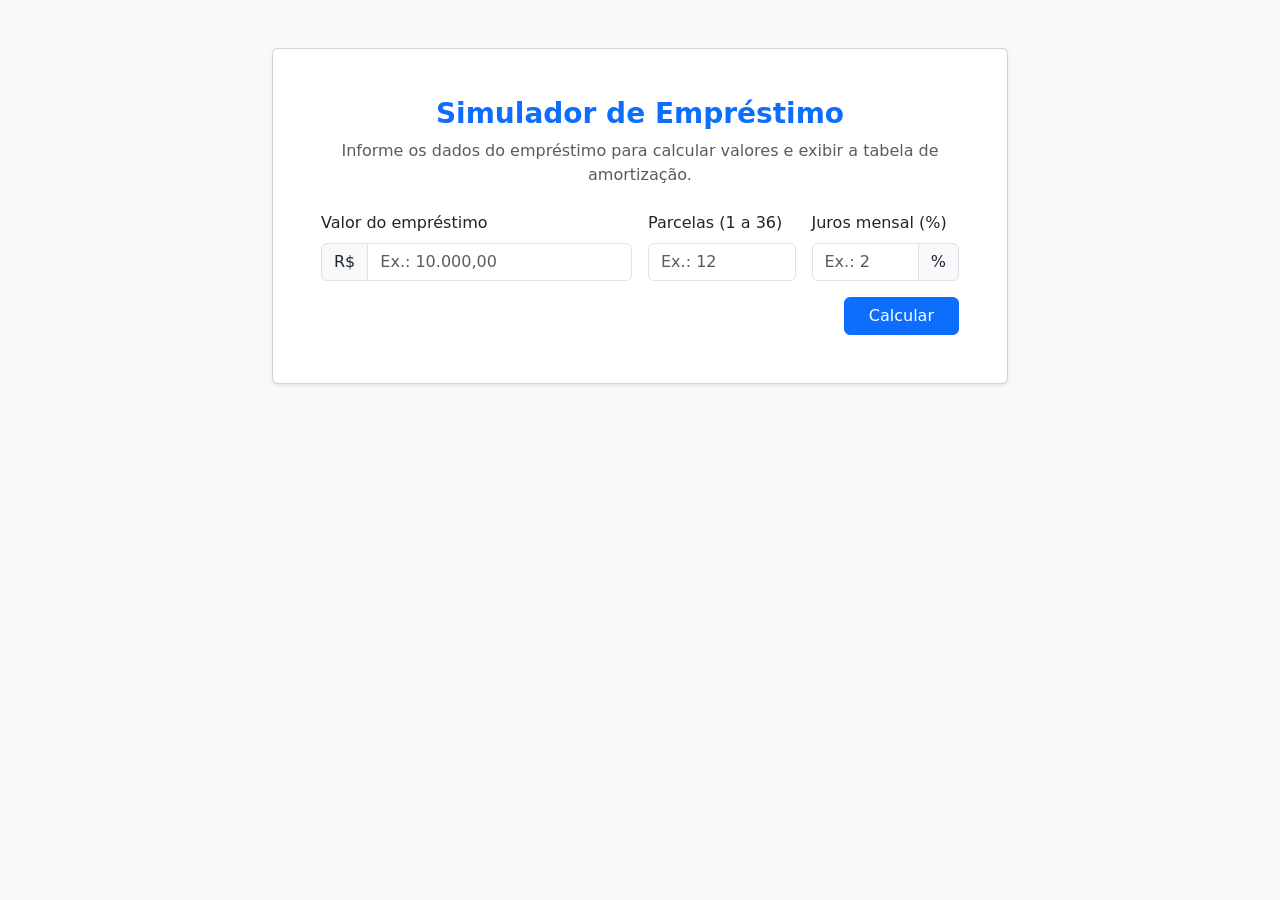
<file: Atividade_05/02_/index.html>
<!DOCTYPE html>
<html lang="pt-BR">

<head>
    <meta charset="UTF-8">
    <meta name="viewport" content="width=device-width, initial-scale=1.0">
    <title>Simulador de Empréstimo</title>
    <link href="https://cdn.jsdelivr.net/npm/bootstrap@5.3.8/dist/css/bootstrap.min.css" rel="stylesheet"
        integrity="sha384-sRIl4kxILFvY47J16cr9ZwB07vP4J8+LH7qKQnuqkuIAvNWLzeN8tE5YBujZqJLB" crossorigin="anonymous">
</head>

<body class="bg-light">
    <main class="container py-5">
        <div class="row justify-content-center">
            <div class="col-lg-10 col-xl-8">
                <section class="card shadow-sm">
                    <div class="card-body p-4 p-md-5">
                        <header class="mb-4 text-center">
                            <h1 class="h3 fw-bold text-primary">Simulador de Empréstimo</h1>
                            <p class="text-muted mb-0">Informe os dados do empréstimo para calcular valores e exibir a tabela de amortização.</p>
                        </header>

                        <form id="loan-form" class="row g-3">
                            <div class="col-md-6">
                                <label for="amount" class="form-label">Valor do empréstimo</label>
                                <div class="input-group">
                                    <span class="input-group-text">R$</span>
                                    <input type="text" class="form-control" id="amount" name="amount" required inputmode="decimal"
                                        autocomplete="off" placeholder="Ex.: 10.000,00">
                                </div>
                            </div>

                            <div class="col-md-3 col-sm-6">
                                <label for="installments" class="form-label">Parcelas (1 a 36)</label>
                                <input type="number" class="form-control" id="installments" name="installments" min="1" max="36" required
                                    placeholder="Ex.: 12">
                            </div>

                            <div class="col-md-3 col-sm-6">
                                <label for="interest" class="form-label">Juros mensal (%)</label>
                                <div class="input-group">
                                    <input type="number" class="form-control" id="interest" name="interest" min="0" step="0.01" required
                                        placeholder="Ex.: 2">
                                    <span class="input-group-text">%</span>
                                </div>
                            </div>

                            <div class="col-12 d-flex justify-content-end mt-3">
                                <button type="submit" class="btn btn-primary px-4">Calcular</button>
                            </div>
                        </form>

                        <div id="feedback" class="mt-4" role="alert" hidden></div>

                        <section id="results" class="row g-3 mt-2" hidden>
                            <div class="col-md-6">
                                <div class="card border-0 bg-primary-subtle h-100">
                                    <div class="card-body">
                                        <h2 class="h6 text-uppercase text-primary-emphasis">Valor total a pagar</h2>
                                        <p id="total-to-pay" class="display-6 fw-semibold mb-0">--</p>
                                    </div>
                                </div>
                            </div>
                            <div class="col-md-6">
                                <div class="card border-0 bg-success-subtle h-100">
                                    <div class="card-body">
                                        <h2 class="h6 text-uppercase text-success">Valor da parcela</h2>
                                        <p id="monthly-payment" class="display-6 fw-semibold mb-0">--</p>
                                    </div>
                                </div>
                            </div>
                        </section>

                        <section id="schedule-wrapper" class="mt-4" hidden>
                            <h2 class="h5 fw-bold text-secondary">Tabela de amortização</h2>
                            <div class="table-responsive">
                                <table class="table table-striped table-hover align-middle mb-0">
                                    <thead class="table-dark">
                                        <tr>
                                            <th scope="col">Parcela</th>
                                            <th scope="col">Valor da parcela</th>
                                            <th scope="col">Juros</th>
                                            <th scope="col">Amortização</th>
                                            <th scope="col">Saldo restante</th>
                                        </tr>
                                    </thead>
                                    <tbody id="schedule-body"></tbody>
                                </table>
                            </div>
                        </section>
                    </div>
                </section>
            </div>
        </div>
    </main>

    <script src="https://cdn.jsdelivr.net/npm/bootstrap@5.3.8/dist/js/bootstrap.bundle.min.js"
        integrity="sha384-FKyoEForCGlyvwx9Hj09JcYn3nv7wiPVlz7YYwJrWVcXK/BmnVDxM+D2scQbITxI"
        crossorigin="anonymous"></script>
    <script src="./script.js"></script>
</body>

</html>
</file>
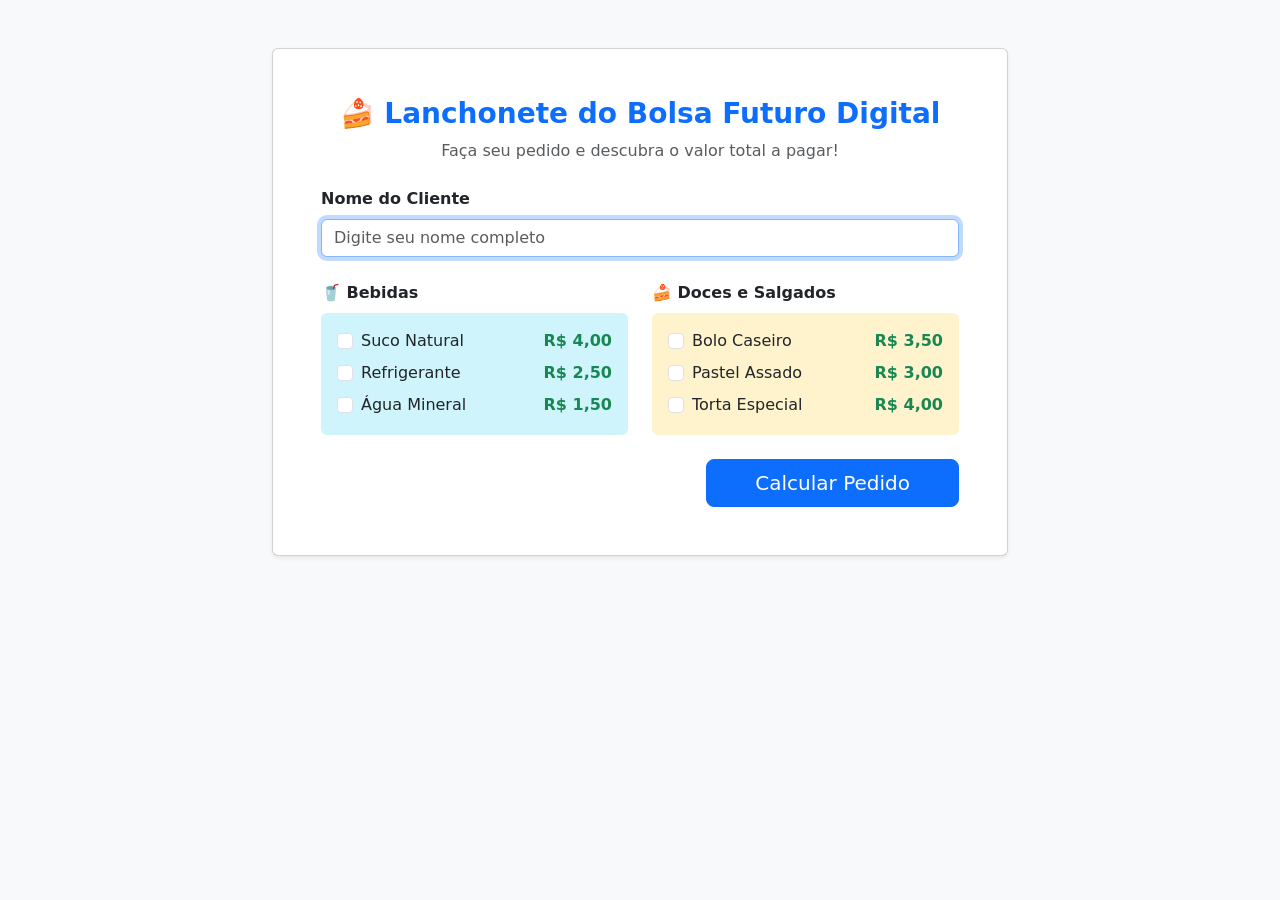
<file: Atividade_05/03_/index.html>
<!DOCTYPE html>
<html lang="pt-BR">

<head>
    <meta charset="UTF-8">
    <meta name="viewport" content="width=device-width, initial-scale=1.0">
    <title>Sistema de Pedidos - Lanchonete</title>
    <link href="https://cdn.jsdelivr.net/npm/bootstrap@5.3.8/dist/css/bootstrap.min.css" rel="stylesheet"
        integrity="sha384-sRIl4kxILFvY47J16cr9ZwB07vP4J8+LH7qKQnuqkuIAvNWLzeN8tE5YBujZqJLB" crossorigin="anonymous">
</head>

<body class="bg-light">
    <main class="container py-5">
        <div class="row justify-content-center">
            <div class="col-lg-10 col-xl-8">
                <section class="card shadow-sm">
                    <div class="card-body p-4 p-md-5">
                        <header class="mb-4 text-center">
                            <h1 class="h3 fw-bold text-primary">🍰 Lanchonete do Bolsa Futuro Digital</h1>
                            <p class="text-muted mb-0">Faça seu pedido e descubra o valor total a pagar!</p>
                        </header>

                        <form id="order-form" class="row g-4">
                            <!-- Nome do Cliente -->
                            <div class="col-12">
                                <label for="customer-name" class="form-label fw-semibold">Nome do Cliente</label>
                                <input type="text" class="form-control" id="customer-name" name="customer-name" required
                                    placeholder="Digite seu nome completo" autocomplete="name">
                            </div>

                            <!-- Bebidas -->
                            <div class="col-md-6">
                                <label class="form-label fw-semibold">🥤 Bebidas</label>
                                <div class="card border-0 bg-info-subtle">
                                    <div class="card-body p-3">
                                        <div class="form-check mb-2">
                                            <input class="form-check-input" type="checkbox" value="4.00" id="suco" name="bebidas">
                                            <label class="form-check-label d-flex justify-content-between" for="suco">
                                                <span>Suco Natural</span>
                                                <span class="text-success fw-semibold">R$ 4,00</span>
                                            </label>
                                        </div>
                                        <div class="form-check mb-2">
                                            <input class="form-check-input" type="checkbox" value="2.50" id="refrigerante" name="bebidas">
                                            <label class="form-check-label d-flex justify-content-between" for="refrigerante">
                                                <span>Refrigerante</span>
                                                <span class="text-success fw-semibold">R$ 2,50</span>
                                            </label>
                                        </div>
                                        <div class="form-check">
                                            <input class="form-check-input" type="checkbox" value="1.50" id="agua" name="bebidas">
                                            <label class="form-check-label d-flex justify-content-between" for="agua">
                                                <span>Água Mineral</span>
                                                <span class="text-success fw-semibold">R$ 1,50</span>
                                            </label>
                                        </div>
                                    </div>
                                </div>
                            </div>

                            <!-- Doces e Salgados -->
                            <div class="col-md-6">
                                <label class="form-label fw-semibold">🍰 Doces e Salgados</label>
                                <div class="card border-0 bg-warning-subtle">
                                    <div class="card-body p-3">
                                        <div class="form-check mb-2">
                                            <input class="form-check-input" type="checkbox" value="3.50" id="bolo" name="comidas">
                                            <label class="form-check-label d-flex justify-content-between" for="bolo">
                                                <span>Bolo Caseiro</span>
                                                <span class="text-success fw-semibold">R$ 3,50</span>
                                            </label>
                                        </div>
                                        <div class="form-check mb-2">
                                            <input class="form-check-input" type="checkbox" value="3.00" id="pastel" name="comidas">
                                            <label class="form-check-label d-flex justify-content-between" for="pastel">
                                                <span>Pastel Assado</span>
                                                <span class="text-success fw-semibold">R$ 3,00</span>
                                            </label>
                                        </div>
                                        <div class="form-check">
                                            <input class="form-check-input" type="checkbox" value="4.00" id="torta" name="comidas">
                                            <label class="form-check-label d-flex justify-content-between" for="torta">
                                                <span>Torta Especial</span>
                                                <span class="text-success fw-semibold">R$ 4,00</span>
                                            </label>
                                        </div>
                                    </div>
                                </div>
                            </div>

                            <!-- Botão Calcular -->
                            <div class="col-12 d-flex justify-content-end mt-4">
                                <button type="submit" class="btn btn-primary btn-lg px-5">
                                    <i class="bi bi-calculator"></i> Calcular Pedido
                                </button>
                            </div>
                        </form>

                        <!-- Feedback de Erro -->
                        <div id="feedback" class="mt-4" role="alert" hidden></div>

                        <!-- Resultado do Pedido -->
                        <section id="order-result" class="mt-4" hidden>
                            <div class="card border-0 bg-success-subtle">
                                <div class="card-body p-4">
                                    <h2 class="h5 fw-bold text-success mb-3">📋 Resumo do Pedido</h2>
                                    <div id="order-summary" class="mb-3"></div>
                                    <hr class="my-3">
                                    <div class="d-flex justify-content-between align-items-center">
                                        <span class="h5 mb-0">Total a Pagar:</span>
                                        <span id="total-value" class="h4 fw-bold text-success mb-0">R$ 0,00</span>
                                    </div>
                                </div>
                            </div>
                        </section>
                    </div>
                </section>
            </div>
        </div>
    </main>

    <script src="https://cdn.jsdelivr.net/npm/bootstrap@5.3.8/dist/js/bootstrap.bundle.min.js"
        integrity="sha384-FKyoEForCGlyvwx9Hj09JcYn3nv7wiPVlz7YYwJrWVcXK/BmnVDxM+D2scQbITxI"
        crossorigin="anonymous"></script>
    <script src="./script.js"></script>
</body>

</html>
</file>
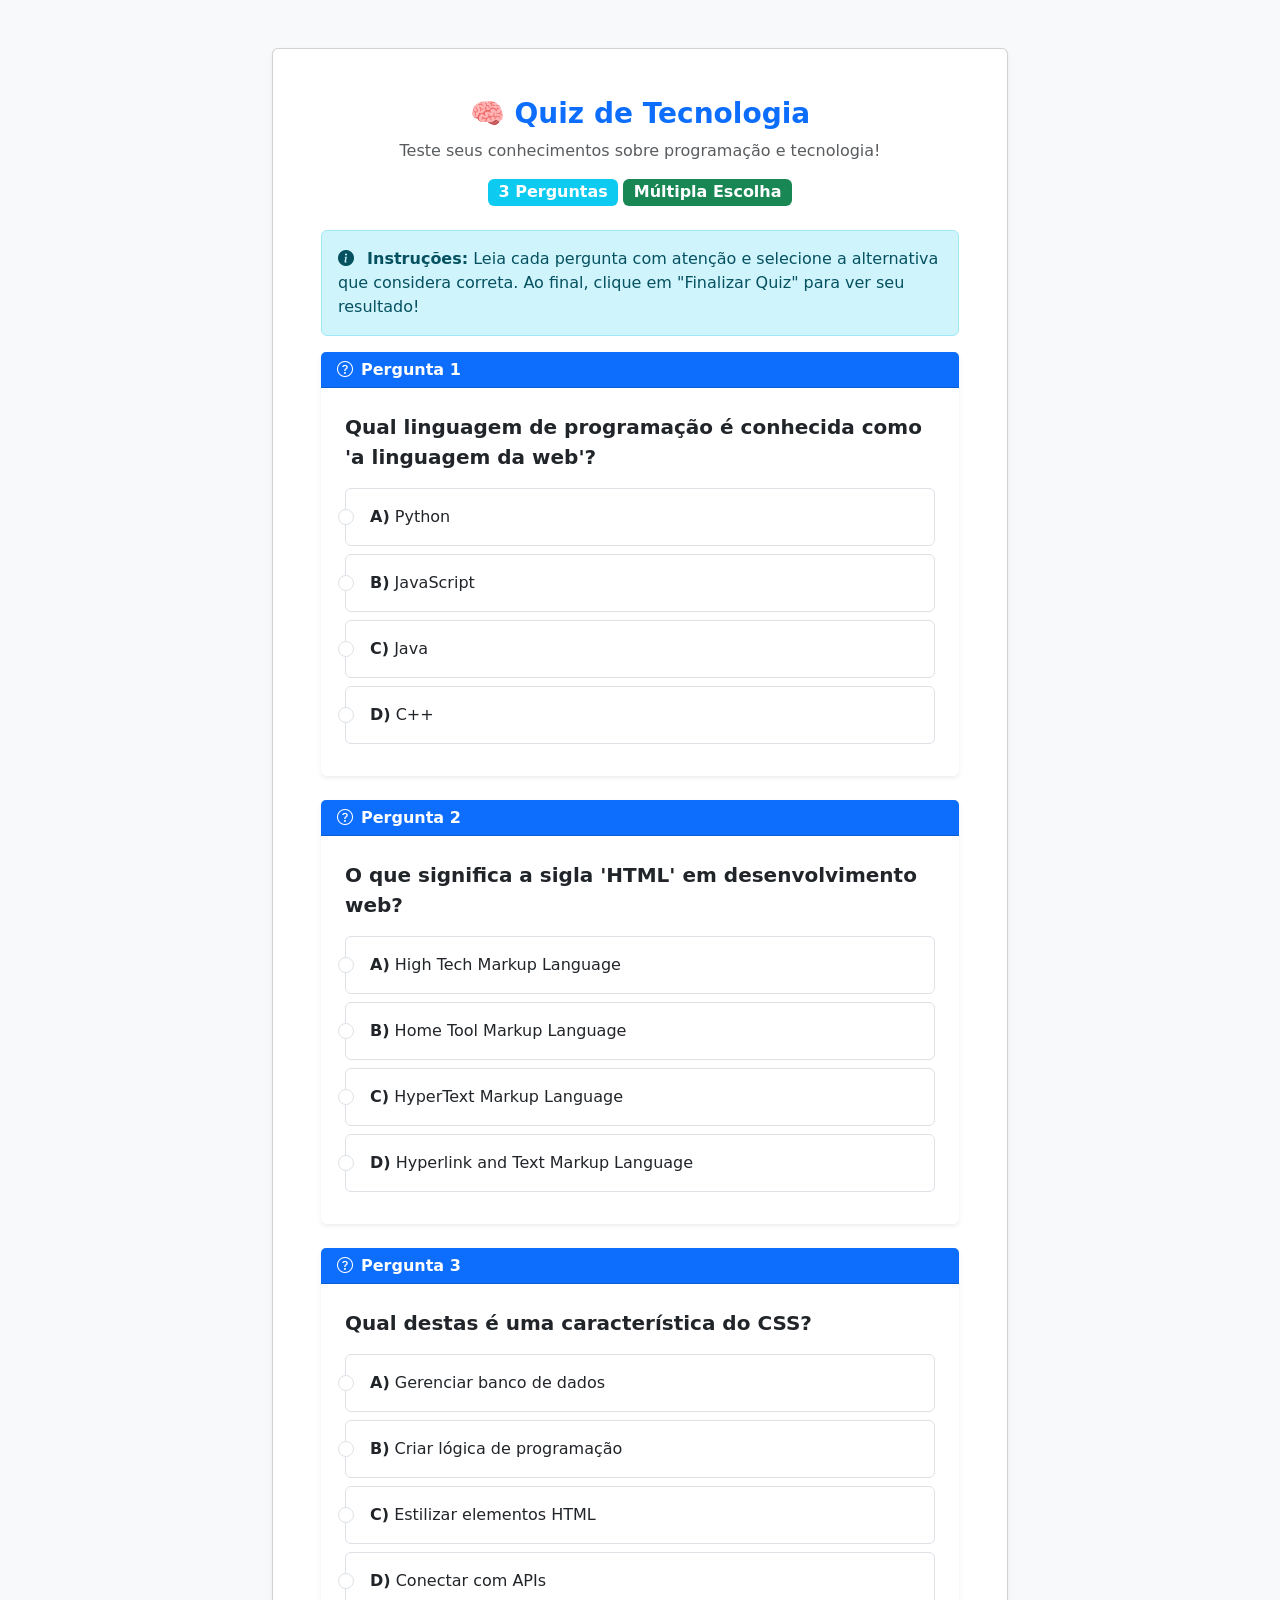
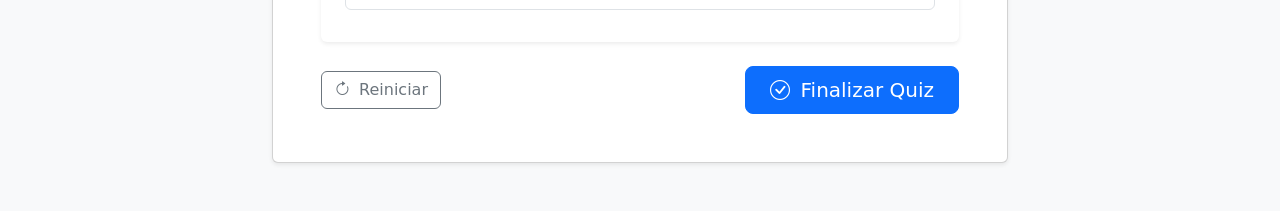
<file: Atividade_05/04_/index.html>
<!DOCTYPE html>
<html lang="pt-BR">

<head>
    <meta charset="UTF-8">
    <meta name="viewport" content="width=device-width, initial-scale=1.0">
    <title>Quiz Interativo - Tecnologia</title>
    <link href="https://cdn.jsdelivr.net/npm/bootstrap@5.3.8/dist/css/bootstrap.min.css" rel="stylesheet"
        integrity="sha384-sRIl4kxILFvY47J16cr9ZwB07vP4J8+LH7qKQnuqkuIAvNWLzeN8tE5YBujZqJLB" crossorigin="anonymous">
    <link href="https://cdn.jsdelivr.net/npm/bootstrap-icons@1.11.0/font/bootstrap-icons.css" rel="stylesheet">
</head>

<body class="bg-light">
    <main class="container py-5">
        <div class="row justify-content-center">
            <div class="col-lg-10 col-xl-8">
                <section class="card shadow-sm">
                    <div class="card-body p-4 p-md-5">
                        <header class="mb-4 text-center">
                            <h1 class="h3 fw-bold text-primary">🧠 Quiz de Tecnologia</h1>
                            <p class="text-muted mb-0">Teste seus conhecimentos sobre programação e tecnologia!</p>
                            <div class="mt-3">
                                <span class="badge bg-info fs-6">3 Perguntas</span>
                                <span class="badge bg-success fs-6">Múltipla Escolha</span>
                            </div>
                        </header>

                        <!-- Instruções -->
                        <div id="instructions" class="alert alert-info" role="alert">
                            <i class="bi bi-info-circle-fill me-2"></i>
                            <strong>Instruções:</strong> Leia cada pergunta com atenção e selecione a alternativa que considera correta. 
                            Ao final, clique em "Finalizar Quiz" para ver seu resultado!
                        </div>

                        <!-- Formulário do Quiz -->
                        <form id="quiz-form">
                            <!-- As perguntas serão geradas dinamicamente pelo JavaScript -->
                            <div id="questions-container"></div>

                            <!-- Botões de Ação -->
                            <div class="d-flex justify-content-between align-items-center mt-4">
                                <button type="button" id="reset-btn" class="btn btn-outline-secondary">
                                    <i class="bi bi-arrow-clockwise me-1"></i> Reiniciar
                                </button>
                                <button type="submit" class="btn btn-primary btn-lg px-4">
                                    <i class="bi bi-check-circle me-1"></i> Finalizar Quiz
                                </button>
                            </div>
                        </form>

                        <!-- Feedback de Validação -->
                        <div id="feedback" class="mt-4" role="alert" hidden></div>

                        <!-- Resultado do Quiz -->
                        <section id="quiz-results" class="mt-4" hidden>
                            <div class="card border-0">
                                <div class="card-body p-4">
                                    <!-- Pontuação -->
                                    <div class="text-center mb-4">
                                        <div id="score-display" class="display-4 fw-bold mb-2">0/3</div>
                                        <div id="score-message" class="h5 mb-3"></div>
                                        <div id="score-percentage" class="badge fs-6 px-3 py-2"></div>
                                    </div>

                                    <!-- Detalhes das Respostas -->
                                    <div id="answers-review">
                                        <h3 class="h5 fw-bold mb-3">📋 Revisão das Respostas</h3>
                                        <div id="detailed-results"></div>
                                    </div>

                                    <!-- Botão para Tentar Novamente -->
                                    <div class="text-center mt-4">
                                        <button type="button" id="try-again-btn" class="btn btn-primary btn-lg">
                                            <i class="bi bi-arrow-repeat me-1"></i> Fazer Quiz Novamente
                                        </button>
                                    </div>
                                </div>
                            </div>
                        </section>
                    </div>
                </section>
            </div>
        </div>
    </main>

    <script src="https://cdn.jsdelivr.net/npm/bootstrap@5.3.8/dist/js/bootstrap.bundle.min.js"
        integrity="sha384-FKyoEForCGlyvwx9Hj09JcYn3nv7wiPVlz7YYwJrWVcXK/BmnVDxM+D2scQbITxI"
        crossorigin="anonymous"></script>
    <script src="./script.js"></script>
</body>

</html>
</file>
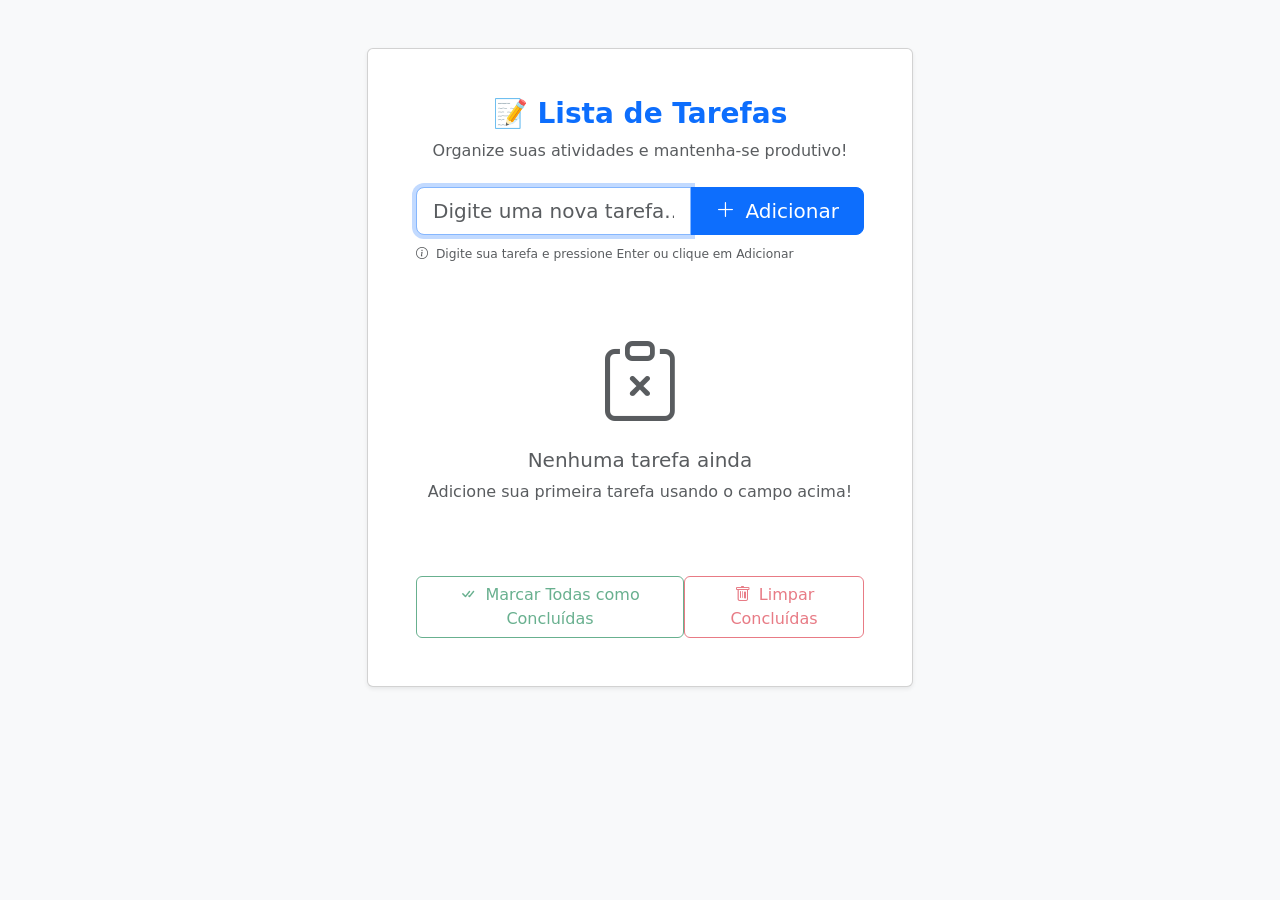
<file: Atividade_05/05_/index.html>
<!DOCTYPE html>
<html lang="pt-BR">

<head>
    <meta charset="UTF-8">
    <meta name="viewport" content="width=device-width, initial-scale=1.0">
    <title>Lista de Tarefas - To-Do List</title>
    <link href="https://cdn.jsdelivr.net/npm/bootstrap@5.3.8/dist/css/bootstrap.min.css" rel="stylesheet"
        integrity="sha384-sRIl4kxILFvY47J16cr9ZwB07vP4J8+LH7qKQnuqkuIAvNWLzeN8tE5YBujZqJLB" crossorigin="anonymous">
    <link href="https://cdn.jsdelivr.net/npm/bootstrap-icons@1.11.0/font/bootstrap-icons.css" rel="stylesheet">
</head>

<body class="bg-light">
    <main class="container py-5">
        <div class="row justify-content-center">
            <div class="col-lg-8 col-xl-6">
                <section class="card shadow-sm">
                    <div class="card-body p-4 p-md-5">
                        <header class="mb-4 text-center">
                            <h1 class="h3 fw-bold text-primary">📝 Lista de Tarefas</h1>
                            <p class="text-muted mb-0">Organize suas atividades e mantenha-se produtivo!</p>
                        </header>

                        <!-- Formulário para Adicionar Tarefa -->
                        <form id="task-form" class="mb-4">
                            <div class="input-group">
                                <input type="text" class="form-control form-control-lg" id="task-input" 
                                       placeholder="Digite uma nova tarefa..." maxlength="100" autocomplete="off">
                                <button type="submit" class="btn btn-primary btn-lg px-4">
                                    <i class="bi bi-plus-lg me-1"></i> Adicionar
                                </button>
                            </div>
                            <div class="form-text mt-2">
                                <small class="text-muted">
                                    <i class="bi bi-info-circle me-1"></i>
                                    Digite sua tarefa e pressione Enter ou clique em Adicionar
                                </small>
                            </div>
                        </form>

                        <!-- Feedback de Validação -->
                        <div id="feedback" class="mb-3" role="alert" hidden></div>

                        <!-- Estatísticas das Tarefas -->
                        <div id="task-stats" class="row g-2 mb-4" hidden>
                            <div class="col-4">
                                <div class="card border-0 bg-primary-subtle text-center">
                                    <div class="card-body py-2">
                                        <div class="h5 mb-0 text-primary" id="total-tasks">0</div>
                                        <small class="text-muted">Total</small>
                                    </div>
                                </div>
                            </div>
                            <div class="col-4">
                                <div class="card border-0 bg-warning-subtle text-center">
                                    <div class="card-body py-2">
                                        <div class="h5 mb-0 text-warning" id="pending-tasks">0</div>
                                        <small class="text-muted">Pendentes</small>
                                    </div>
                                </div>
                            </div>
                            <div class="col-4">
                                <div class="card border-0 bg-success-subtle text-center">
                                    <div class="card-body py-2">
                                        <div class="h5 mb-0 text-success" id="completed-tasks">0</div>
                                        <small class="text-muted">Concluídas</small>
                                    </div>
                                </div>
                            </div>
                        </div>

                        <!-- Filtros das Tarefas -->
                        <div id="task-filters" class="mb-3" hidden>
                            <div class="btn-group w-100" role="group" aria-label="Filtros de tarefas">
                                <input type="radio" class="btn-check" name="filter" id="filter-all" value="all" checked>
                                <label class="btn btn-outline-secondary" for="filter-all">
                                    <i class="bi bi-list-ul me-1"></i> Todas
                                </label>

                                <input type="radio" class="btn-check" name="filter" id="filter-pending" value="pending">
                                <label class="btn btn-outline-warning" for="filter-pending">
                                    <i class="bi bi-clock me-1"></i> Pendentes
                                </label>

                                <input type="radio" class="btn-check" name="filter" id="filter-completed" value="completed">
                                <label class="btn btn-outline-success" for="filter-completed">
                                    <i class="bi bi-check-circle me-1"></i> Concluídas
                                </label>
                            </div>
                        </div>

                        <!-- Lista de Tarefas -->
                        <section id="tasks-section">
                            <!-- Estado Vazio -->
                            <div id="empty-state" class="text-center py-5">
                                <div class="mb-3">
                                    <i class="bi bi-clipboard-x display-1 text-muted"></i>
                                </div>
                                <h3 class="h5 text-muted mb-2">Nenhuma tarefa ainda</h3>
                                <p class="text-muted mb-0">Adicione sua primeira tarefa usando o campo acima!</p>
                            </div>

                            <!-- Container das Tarefas -->
                            <div id="tasks-container" class="list-group" hidden></div>
                        </section>

                        <!-- Ações em Lote -->
                        <div id="bulk-actions" class="mt-4 d-flex justify-content-between" hidden>
                            <button type="button" id="mark-all-completed" class="btn btn-outline-success">
                                <i class="bi bi-check-all me-1"></i> Marcar Todas como Concluídas
                            </button>
                            <button type="button" id="clear-completed" class="btn btn-outline-danger">
                                <i class="bi bi-trash me-1"></i> Limpar Concluídas
                            </button>
                        </div>
                    </div>
                </section>
            </div>
        </div>
    </main>

    <script src="https://cdn.jsdelivr.net/npm/bootstrap@5.3.8/dist/js/bootstrap.bundle.min.js"
        integrity="sha384-FKyoEForCGlyvwx9Hj09JcYn3nv7wiPVlz7YYwJrWVcXK/BmnVDxM+D2scQbITxI"
        crossorigin="anonymous"></script>
    <script src="./script.js"></script>
</body>

</html>
</file>
<file: Atividade_03/assets/css/main.css>
/* Arquivo agregador com camadas (@layer) */
@layer tokens, base, layout, tipografia, componentes, utilitarios;

@import "tokens.css" layer(tokens);
@import "base.css" layer(base);
@import "layout.css" layer(layout);
@import "tipografia.css" layer(tipografia);

/* Componentes */
@import "componentes/botoes.css" layer(componentes);
@import "componentes/cabecalho.css" layer(componentes);
@import "componentes/destaque.css" layer(componentes);
@import "componentes/recursos.css" layer(componentes);
@import "componentes/depoimentos.css" layer(componentes);
@import "componentes/icones-sociais.css" layer(componentes);
@import "componentes/rodape.css" layer(componentes);

/* Utilidades */
@import "utilitarios.css" layer(utilitarios);
</file>
<file: Atividade_04/styles.css>
/* Design Tokens */
:root {
    --bs-primary: #0F172A;
    --bs-primary-rgb: 15, 23, 42;
    --bs-warning: #B8860B;
    --bs-warning-rgb: 184, 134, 11;

    --bs-body-font-family: 'Inter', system-ui, -apple-system, Segoe UI, Roboto, Arial, sans-serif;
    --bs-body-bg: #F5F4F0;
    --bs-body-color: #111827;
    --bs-link-color: var(--bs-primary);

    --focus-ring: rgba(184, 134, 11, .4);
}

/* Reset & Base */
*, *::before, *::after { box-sizing: border-box; }
html { scroll-behavior: smooth; }
body {
    font-family: var(--bs-body-font-family);
    background-color: var(--bs-body-bg);
    color: var(--bs-body-color);
    font-size: 1rem;
    line-height: 1.6;
    margin: 0;
    -webkit-font-smoothing: antialiased;
    -moz-osx-font-smoothing: grayscale;
}
img { display: block; max-width: 100%; height: auto; }

/* Acessibilidade */
:focus-visible { outline: 3px solid var(--focus-ring); outline-offset: 2px; }
@media (prefers-reduced-motion: reduce) {
    * {
        animation-duration: 0.01ms !important;
        animation-iteration-count: 1 !important;
        transition-duration: 0.01ms !important;
        scroll-behavior: auto !important;
    }
}

/* Navbar */
.navbar-brand {
    color: var(--bs-primary) !important;
    font-weight: 700;
    font-family: 'Playfair Display', Georgia, 'Times New Roman', serif;
}
.navbar-light .navbar-nav .nav-link { color: var(--bs-body-color); }
.navbar-light .navbar-nav .nav-link:hover,
.navbar-light .navbar-nav .nav-link:focus { color: var(--bs-warning); }

/* Helpers */
.hover-raise { transition: transform .2s ease, box-shadow .2s ease; }
.hover-raise:hover { transform: translateY(-2px); box-shadow: 0 .5rem 1rem rgba(0,0,0,.15); }
.hover-zoom img { transition: transform .35s ease; will-change: transform; }
.hover-zoom:hover img { transform: scale(1.04); }

/* Hero ratio (Bootstrap .ratio) */
.hero-ratio { --bs-aspect-ratio: 56.25%; }
@media (min-width: 768px) { .hero-ratio { --bs-aspect-ratio: 42%; } }
@media (min-width: 1200px) { .hero-ratio { --bs-aspect-ratio: 28%; } }

/* Footer */
.footer-bottom {
    border-top: 1px solid rgba(var(--bs-primary-rgb), .1);
}
</file>
